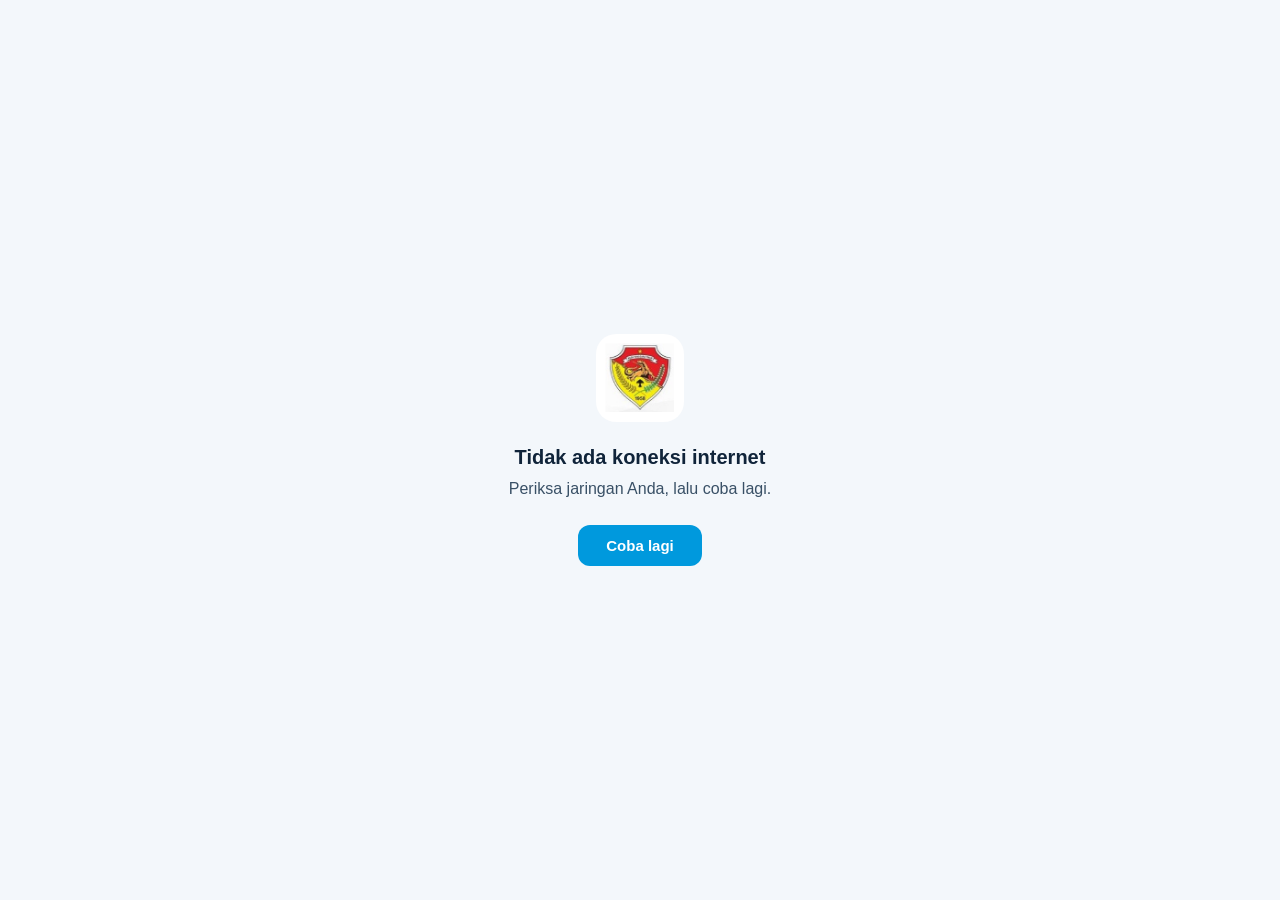
<file: offline.html>
<!DOCTYPE html>
<html lang="id">
<head>
  <meta charset="UTF-8">
  <meta name="viewport" content="width=device-width, initial-scale=1.0, viewport-fit=cover">
  <meta name="theme-color" content="#0099DD">
  <title>PRO NTT — Offline</title>
  <style>
    html,body{height:100%;margin:0}
    body{display:flex;align-items:center;justify-content:center;background:#f3f7fb;color:#10243a;
      font-family:-apple-system,BlinkMacSystemFont,'Segoe UI',Roboto,sans-serif;text-align:center;padding:24px;box-sizing:border-box}
    img{width:88px;height:88px;border-radius:20px;margin-bottom:20px}
    h1{font-size:20px;margin:0 0 8px}
    p{color:#395066;margin:0 0 24px;line-height:1.5}
    button{background:#0099DD;color:#fff;border:0;border-radius:12px;padding:12px 28px;font-size:15px;font-weight:600}
  </style>
</head>
<body>
  <div>
    <img src="img/icons/icon-192.png" alt="">
    <h1>Tidak ada koneksi internet</h1>
    <p>Periksa jaringan Anda, lalu coba lagi.</p>
    <button onclick="location.reload()">Coba lagi</button>
  </div>
</body>
</html>
</file>
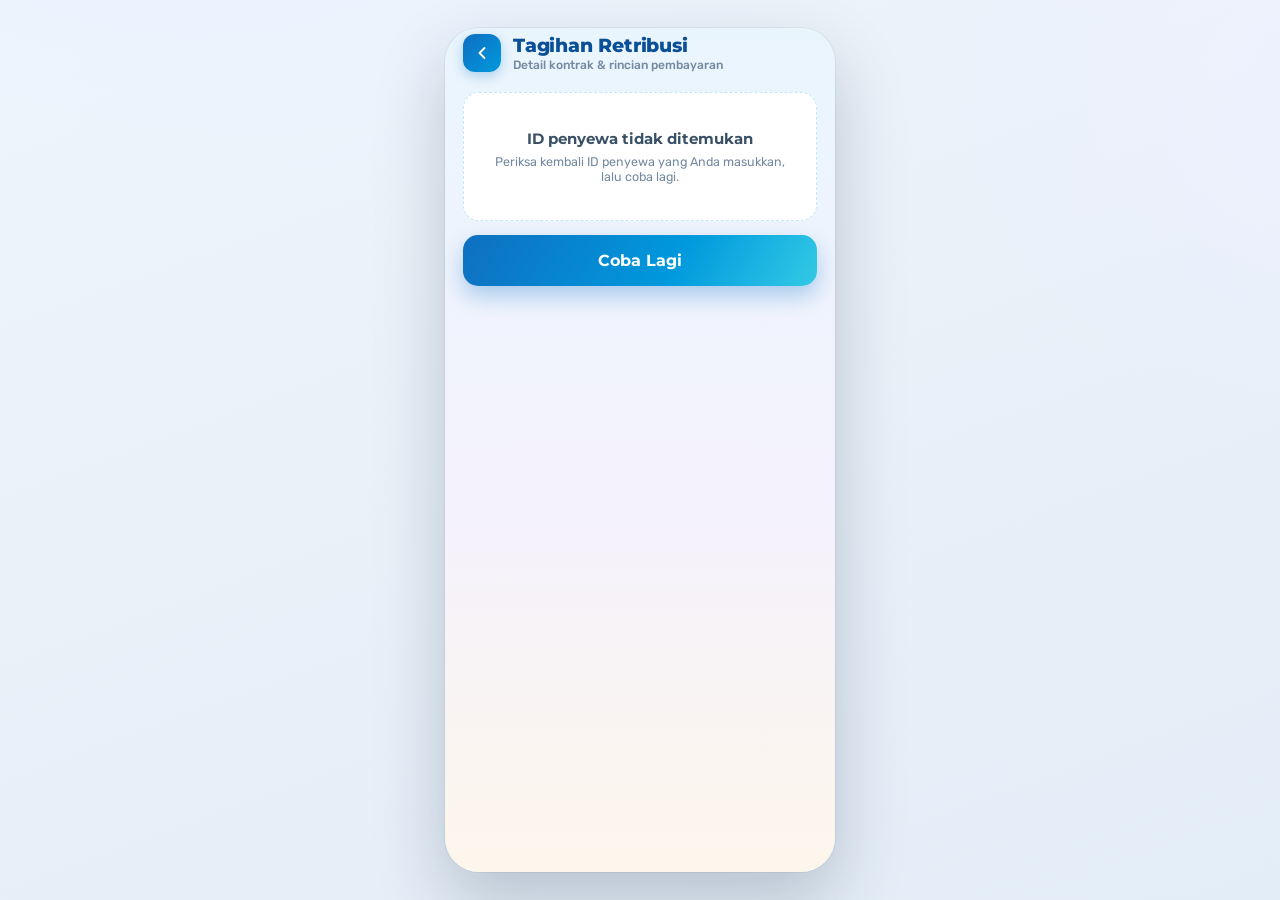
<file: pages/cek-hasil.html>
<!DOCTYPE html>
<html lang="id">
<head>
  <meta charset="UTF-8">
  <meta name="viewport" content="width=device-width, initial-scale=1.0, viewport-fit=cover">
  <link rel="manifest" href="../manifest.webmanifest">
  <meta name="theme-color" content="#0099DD">
  <meta name="mobile-web-app-capable" content="yes">
  <meta name="apple-mobile-web-app-capable" content="yes">
  <meta name="apple-mobile-web-app-status-bar-style" content="default">
  <meta name="apple-mobile-web-app-title" content="PRO NTT">
  <link rel="icon" type="image/png" sizes="32x32" href="../img/icons/favicon-32.png">
  <link rel="apple-touch-icon" href="../img/icons/apple-touch-icon.png">
  <title>Tagihan Retribusi — PRO NTT</title>
  <link rel="preconnect" href="https://fonts.googleapis.com">
  <link rel="preconnect" href="https://fonts.gstatic.com" crossorigin>
  <link href="https://fonts.googleapis.com/css2?family=Rubik:wght@300;400;500;700&family=Montserrat:wght@300;400;500;600;700;800;900&display=swap" rel="stylesheet">
  <link rel="stylesheet" href="../css/style.css?v=202611211516">
</head>
<body>
  <section class="screen active" id="cekhasil">
    <div class="scroll">
      <div class="appbar">
        <button class="back" onclick="backCek()"><svg viewBox="0 0 24 24" fill="none" stroke="currentColor" stroke-width="2.2" stroke-linecap="round" stroke-linejoin="round"><path d="M15 18l-6-6 6-6"/></svg></button>
        <div><h1>Tagihan Retribusi</h1><div class="sub">Detail kontrak &amp; rincian pembayaran</div></div>
      </div>
      <div class="section" style="padding-top:4px">
        <div id="cek-notfound" hidden>
          <div class="empty">
            <div class="t">ID penyewa tidak ditemukan</div>
            <div class="d">Periksa kembali ID penyewa yang Anda masukkan, lalu coba lagi.</div>
          </div>
          <button class="btn btn-blue" style="margin-top:14px" onclick="backCek()">Coba Lagi</button>
        </div>
        <div id="cek-found" hidden>
          <div class="statusrow" id="ck-statusrow"></div>
          <div class="vehcard">
            <div class="top">
              <span class="plate-badge" id="ck-sk">SK/000/PRO-NTT/2026</span>
              <div class="vname" id="ck-nama">Objek retribusi</div>
              <div class="vsub" id="ck-sub">Detail kontrak</div>
            </div>
            <div class="rows">
              <div class="rowline"><span class="k">No. Kerjasama</span><span class="v" id="ck-kerjasama">—</span></div>
              <div class="rowline"><span class="k">Kode Layanan</span><span class="v" id="ck-kode">—</span></div>
              <div class="rowline"><span class="k">ID Penyewa</span><span class="v" id="ck-idsewa">—</span></div>
              <div class="rowline"><span class="k">Nama Penyewa</span><span class="v" id="ck-pemohon">—</span></div>
              <div class="rowline"><span class="k">Instansi / OPD</span><span class="v" id="ck-instansi">—</span></div>
              <div class="rowline"><span class="k">Keperluan</span><span class="v" id="ck-keperluan">—</span></div>
              <div class="rowline"><span class="k">Masa Sewa</span><span class="v" id="ck-masa">—</span></div>
              <div class="rowline"><span class="k">Tanggal SK</span><span class="v" id="ck-tglsk">—</span></div>
            </div>
          </div>
          <div class="section-title">Rincian Tagihan</div>
          <div class="section-sub" style="margin-bottom:10px">Nilai retribusi sesuai SK / Perjanjian Kerjasama</div>
          <div class="vehcard">
            <div class="rows">
              <div class="rowline"><span class="k">Pokok retribusi</span><span class="v" id="ck-pokok">Rp 0</span></div>
              <div class="rowline" id="ck-dendarow"><span class="k">Denda keterlambatan</span><span class="v" id="ck-denda">Rp 0</span></div>
              <div class="rowline muted"><span class="k">Biaya admin</span><span class="v">Rp 0</span></div>
            </div>
            <div class="totalbar"><span class="k">Total Bayar</span><span class="v" id="ck-total">Rp 0</span></div>
          </div>
          <div class="hint">
            <svg viewBox="0 0 24 24" fill="none" stroke="currentColor" stroke-width="2"><circle cx="12" cy="12" r="10"/><path d="M12 16v-4M12 8h.01" stroke-linecap="round"/></svg>
            Tarif berdasarkan Perda Retribusi No. 1 Tahun 2026.
          </div>
        </div>
      </div>
      <div class="pad"></div>
    </div>
    <div class="footer-cta" id="ck-footer" hidden>
      <button class="btn btn-blue" id="ck-bayar" onclick="bayarCek()">Bayar Sekarang</button>
    </div>
  </section>

  <script src="../js/data-lokal.js?v=202611211516"></script>
  <script src="../js/store.js?v=202611211516"></script>
  <script src="../js/data.js?v=202611211516"></script>
  <script src="../js/shell.js?v=202611211516"></script>
  <script src="../js/retribusi.js?v=202611211516"></script>
<script>if('serviceWorker' in navigator){window.addEventListener('load',function(){navigator.serviceWorker.register('../sw.js');});}</script>
</body>
</html>
</file>
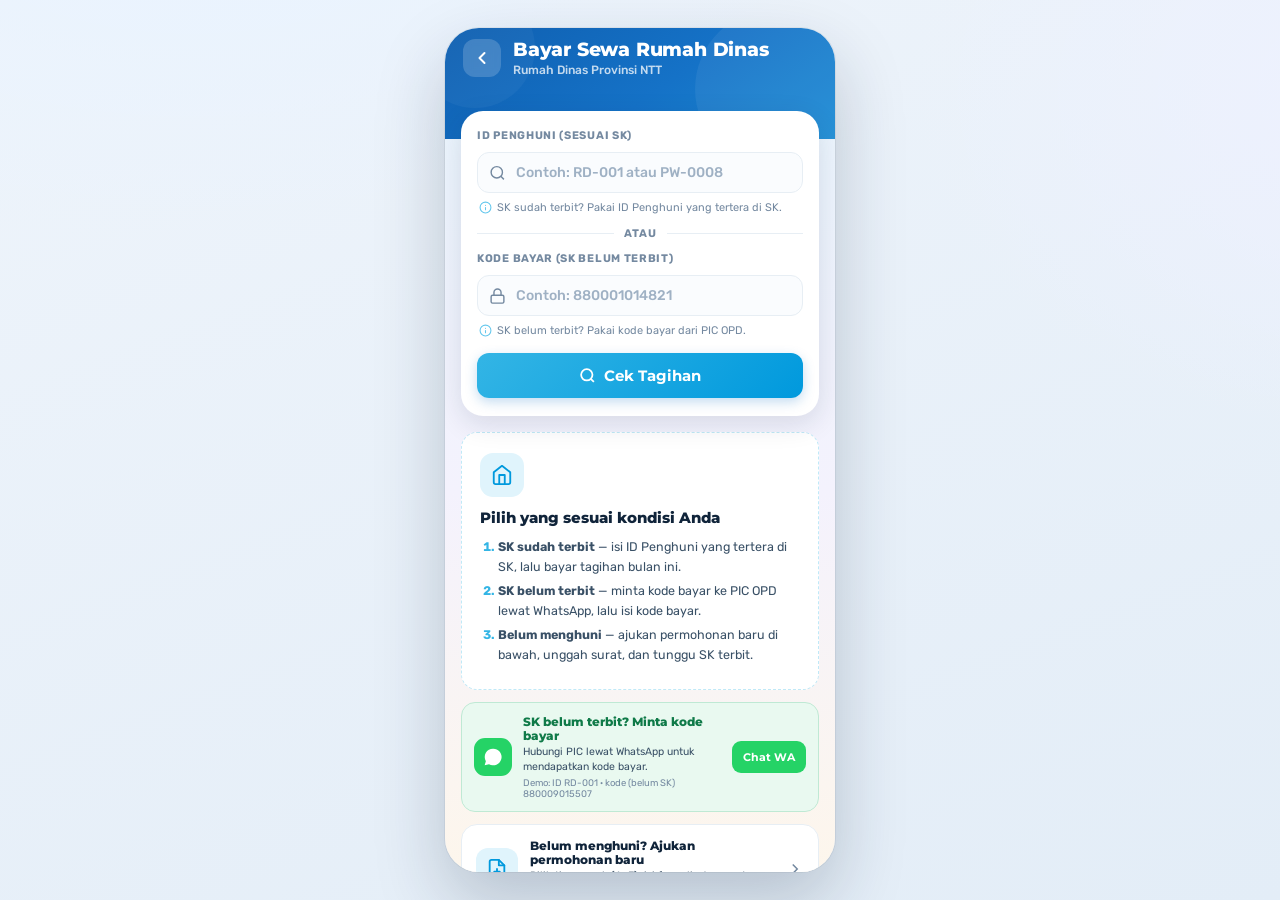
<file: pages/cek-retribusi.html>
<!DOCTYPE html>
<html lang="id">
<head>
  <meta charset="UTF-8">
  <meta name="viewport" content="width=device-width, initial-scale=1.0, viewport-fit=cover">
  <link rel="manifest" href="../manifest.webmanifest">
  <meta name="theme-color" content="#0099DD">
  <meta name="mobile-web-app-capable" content="yes">
  <meta name="apple-mobile-web-app-capable" content="yes">
  <meta name="apple-mobile-web-app-status-bar-style" content="default">
  <meta name="apple-mobile-web-app-title" content="PRO NTT">
  <link rel="icon" type="image/png" sizes="32x32" href="../img/icons/favicon-32.png">
  <link rel="apple-touch-icon" href="../img/icons/apple-touch-icon.png">
  <title>Bayar Sewa Rumah Dinas — PRO NTT</title>
  <link rel="preconnect" href="https://fonts.googleapis.com">
  <link rel="preconnect" href="https://fonts.gstatic.com" crossorigin>
  <link href="https://fonts.googleapis.com/css2?family=Rubik:wght@300;400;500;600;700&family=Montserrat:wght@400;500;600;700;800;900&display=swap" rel="stylesheet">
  <link rel="stylesheet" href="../css/style.css?v=202611211516">
  <style>
    /* ---- hero header ---- */
    .ck-hero{
      background: linear-gradient(145deg,#0f5fb0 0%,#1572c7 55%,#1b8bd4 100%);
      padding: 0 18px 44px;
      position: relative;
      overflow: hidden;
    }
    .ck-hero::after{
      content:'';
      position:absolute; bottom:-30px; right:-20px;
      width:160px; height:160px;
      border-radius:50%;
      background: rgba(255,255,255,.06);
      pointer-events:none;
    }
    .ck-hero::before{
      content:'';
      position:absolute; top:-40px; left:-30px;
      width:120px; height:120px;
      border-radius:50%;
      background: rgba(255,255,255,.04);
      pointer-events:none;
    }
    .ck-appbar{
      display:flex; align-items:center; gap:12px;
      padding: 10px 0 18px;
      position:relative; z-index:2;
    }
    .ck-appbar .back{
      width:38px; height:38px; border-radius:12px;
      border:none; background:rgba(255,255,255,.18); color:#fff;
      display:grid; place-items:center; cursor:pointer; flex:0 0 38px;
      backdrop-filter:blur(4px);
    }
    .ck-appbar .back svg{width:20px;height:20px}
    .ck-appbar h1{
      font-family:var(--ff-display); font-size:19px; font-weight:800;
      color:#fff; letter-spacing:-.2px;
    }
    .ck-appbar .sub{font-size:12px; color:rgba(255,255,255,.75); font-weight:500; margin-top:2px}

    /* ---- search card floating ---- */
    .rd-rw-row{display:flex;justify-content:space-between;align-items:center;gap:12px;padding:11px 0;border-top:1px solid var(--line)}
    .rd-rw-row:first-child{border-top:none;padding-top:2px}
    .rd-rw-p{font-weight:700;font-size:14px}
    .rd-rw-d{font-size:12px;color:var(--muted);margin-top:2px}
    .rd-rw-r{text-align:right;display:flex;flex-direction:column;align-items:flex-end;gap:4px}
    .rd-rw-a{font-weight:700;font-size:14px}
    .rd-rw-empty{font-size:13px;color:var(--muted);padding:2px 0 4px}
    .ck-or{display:flex;align-items:center;gap:10px;margin:2px 0 12px;color:var(--muted);font-size:11px;font-weight:700;letter-spacing:1px;text-transform:uppercase}
    .ck-or::before,.ck-or::after{content:'';flex:1;height:1px;background:var(--line)}
    .ck-new{display:flex;align-items:center;gap:12px;margin:12px 16px 0;padding:14px;background:#fff;border:1px solid var(--line);border-radius:16px;text-decoration:none;color:inherit}
    .ck-new-icon{width:42px;height:42px;flex:0 0 42px;border-radius:12px;background:var(--blue-50);color:var(--blue-600);display:grid;place-items:center}
    .ck-new-icon svg{width:22px;height:22px}
    .ck-new .ck-wa-t{color:inherit}
    .ck-new-ch{width:18px;height:18px;flex:0 0 18px;color:var(--muted)}
    .ck-guide{
      margin:16px 16px 0; padding:20px 18px;
      background:#fff; border:1px dashed var(--blue-100); border-radius:var(--r-md);
    }
    .ck-guide-icon{
      width:44px; height:44px; border-radius:13px; background:var(--blue-50); color:var(--blue-600);
      display:grid; place-items:center; margin-bottom:12px;
    }
    .ck-guide-icon svg{width:22px;height:22px}
    .ck-guide h3{font-family:var(--ff-display); font-size:14.5px; font-weight:800; margin-bottom:10px}
    .ck-guide ol{padding-left:18px; margin:0}
    .ck-guide li{font-size:12.5px; color:var(--ink-2); line-height:1.6; margin-bottom:4px}
    .ck-guide li::marker{color:var(--blue-500); font-weight:700}

    .rd-grid .rd-row{margin-bottom:0}

    .ck-search-card{
      margin: -28px 16px 0;
      background:#fff;
      border-radius: var(--r-lg);
      box-shadow: 0 8px 28px rgba(16,36,58,.12);
      padding: 18px 16px;
      position: relative; z-index:10;
    }
    .ck-search-label{
      font-size:11px; font-weight:700; color:var(--muted);
      text-transform:uppercase; letter-spacing:.7px; margin-bottom:10px;
    }
    .ck-search-row{display:flex; gap:8px; align-items:center}
    .ck-input-wrap{
      flex:1; position:relative;
    }
    .ck-input-wrap svg{
      position:absolute; left:12px; top:50%; transform:translateY(-50%);
      width:17px; height:17px; color:var(--muted); pointer-events:none;
    }
    .ck-inp{
      width:100%; padding: 11px 12px 11px 38px;
      border:1.5px solid var(--line);
      border-radius:12px;
      font-family:var(--ff-body); font-size:14px; font-weight:500;
      color:var(--ink); background:#fafcfe;
      outline:none; transition: border-color .2s, box-shadow .2s;
    }
    .ck-inp:focus{
      border-color:var(--blue-500);
      box-shadow: 0 0 0 3px rgba(51,181,229,.14);
      background:#fff;
    }
    .ck-inp::placeholder{color:var(--faint)}
    .ck-search-btn{
      width:44px; height:44px; border-radius:12px;
      background: linear-gradient(135deg,var(--blue-500),var(--blue-600));
      border:none; cursor:pointer; display:grid; place-items:center;
      flex:0 0 44px; color:#fff;
      box-shadow: 0 4px 12px rgba(21,114,199,.3);
      transition: transform .12s, box-shadow .2s;
    }
    .ck-search-btn:active{transform:scale(.95)}
    .ck-cek-btn{width:100%;margin-top:16px;display:flex;align-items:center;justify-content:center;gap:8px;
      padding:13px;border:none;border-radius:12px;cursor:pointer;color:#fff;
      font-family:var(--ff-display);font-weight:700;font-size:15px;
      background:linear-gradient(135deg,var(--blue-500),var(--blue-600));box-shadow:0 4px 12px rgba(21,114,199,.25)}
    .ck-cek-btn:active{transform:scale(.98)}
    .ck-cek-btn svg{width:17px;height:17px}
    .ck-search-btn svg{width:18px;height:18px}
    .ck-hint{
      display:flex; align-items:center; gap:5px;
      font-size:11px; color:var(--muted); margin-top:8px; padding-left:2px;
    }
    .ck-hint svg{width:13px;height:13px;flex:0 0 13px; color:var(--blue-400)}
    .ck-field + .ck-field{margin-top:13px}

    /* ---- minta kode bayar via WA ---- */
    .ck-wa{
      display:flex; align-items:center; gap:11px;
      margin:12px 16px 0; padding:12px;
      background:#e9f9f0; border:1px solid #bfe9d4; border-radius:14px;
    }
    .ck-wa-icon{
      width:38px; height:38px; border-radius:11px; background:#25d366; color:#fff;
      display:grid; place-items:center; flex:0 0 38px;
    }
    .ck-wa-icon svg{width:20px;height:20px}
    .ck-wa-txt{flex:1; min-width:0}
    .ck-wa-t{font-family:var(--ff-display); font-weight:800; font-size:11.5px; color:#0f7a48}
    .ck-wa-d{font-size:10.5px; color:var(--ink-2); margin-top:2px; line-height:1.4}
    .ck-wa-demo{font-size:9.5px; color:var(--muted); margin-top:3px}
    .ck-wa-btn{
      flex:0 0 auto; background:#25d366; color:#fff; border-radius:9px;
      padding:9px 11px; font-family:var(--ff-display); font-weight:700; font-size:11px;
      text-decoration:none; white-space:nowrap;
    }
    .ck-wa-btn:active{transform:scale(.96)}

    /* ---- loading ---- */
    .ck-loading{
      display:none; text-align:center; padding:24px 20px;
    }
    .ck-spinner{
      width:32px; height:32px; border:3px solid var(--line);
      border-top-color:var(--blue-500); border-radius:50%;
      animation: spin .7s linear infinite; margin:0 auto 10px;
    }
    @keyframes spin{to{transform:rotate(360deg)}}
    .ck-loading p{font-size:13px; color:var(--muted)}

    /* ---- not found ---- */
    .ck-notfound{
      display:none;
      margin:20px 16px 0;
      background:#fff;
      border-radius:var(--r-md);
      box-shadow:var(--shadow-sm);
      padding:28px 20px;
      text-align:center;
    }
    .ck-notfound-icon{
      width:56px;height:56px; border-radius:16px;
      background:var(--red-50); display:grid; place-items:center;
      margin:0 auto 14px; color:var(--red);
    }
    .ck-notfound-icon svg{width:28px;height:28px}
    .ck-notfound h3{font-family:var(--ff-display);font-size:15px;font-weight:700;margin-bottom:6px}
    .ck-notfound p{font-size:12.5px;color:var(--muted);line-height:1.6}

    /* ---- result ---- */
    #rd-result{display:none; padding: 20px 16px 0;}

    /* profile card */
    .rd-profile{
      background: linear-gradient(135deg,#0f5fb0,#1572c7);
      border-radius: var(--r-lg);
      padding: 20px 18px;
      display:flex; align-items:flex-start; gap:14px;
      box-shadow: 0 8px 24px rgba(21,114,199,.28);
      margin-bottom:12px;
    }
    .rd-avatar{
      width:52px; height:52px; border-radius:14px;
      background:rgba(255,255,255,.18); display:grid; place-items:center;
      flex:0 0 52px; color:#fff;
    }
    .rd-avatar svg{width:28px;height:28px}
    .rd-profile-info{flex:1; min-width:0}
    .rd-profile-label{font-size:10.5px; font-weight:700; color:rgba(255,255,255,.65); letter-spacing:.5px; margin-bottom:4px; text-transform:uppercase}
    .rd-profile-name{font-family:var(--ff-display);font-size:15px;font-weight:800;color:#fff;line-height:1.25; margin-bottom:5px}
    .rd-profile-jabatan{font-size:12px; color:rgba(255,255,255,.8); line-height:1.4}
    .rd-id-pill{
      display:inline-block; margin-top:8px;
      background:rgba(255,255,255,.18); border:1px solid rgba(255,255,255,.25);
      color:rgba(255,255,255,.95); font-size:11px; font-weight:700;
      padding:3px 10px; border-radius:999px; letter-spacing:.5px;
    }

    /* detail grid */
    .rd-detail-card{
      background:#fff; border-radius:var(--r-md);
      box-shadow:var(--shadow-sm);
      padding:16px; margin-bottom:12px;
    }
    .rd-detail-title{
      font-family:var(--ff-display); font-size:12px; font-weight:700;
      color:var(--blue-600); text-transform:uppercase; letter-spacing:.5px;
      margin-bottom:14px; display:flex; align-items:center; gap:6px;
    }
    .rd-detail-title svg{width:14px;height:14px}
    .rd-row{margin-bottom:12px}
    .rd-row:last-child{margin-bottom:0}
    .rd-label{font-size:10.5px; font-weight:700; color:var(--muted); text-transform:uppercase; letter-spacing:.4px; margin-bottom:3px}
    .rd-value{font-size:13.5px; color:var(--ink); font-weight:600; line-height:1.3}
    .rd-grid{display:grid; grid-template-columns:1fr 1fr; gap:12px}
    .rd-divider{height:1px; background:var(--line); margin:12px 0}

    /* status badge */
    .rd-badge{
      display:inline-flex; align-items:center; gap:5px;
      padding:4px 10px; border-radius:8px;
      font-size:11.5px; font-weight:700;
    }
    .rd-badge.belum{background:#fff7ed; color:#c05e00}
    .rd-badge.belum::before{content:'●'; font-size:7px; color:#f97316}
    .rd-badge.lunas{background:#dcfce7; color:#15803d}
    .rd-badge.lunas::before{content:'✓'; font-size:9px}

    /* biaya card */
    .rd-biaya-card{
      background:#fff; border-radius:var(--r-md);
      box-shadow:var(--shadow-sm);
      padding:16px; margin-bottom:12px;
      display:flex; align-items:center; justify-content:space-between;
    }
    .rd-biaya-label{font-size:11px; font-weight:700; color:var(--muted); text-transform:uppercase; letter-spacing:.4px; margin-bottom:6px}
    .rd-biaya-amount{font-family:var(--ff-display); font-size:26px; font-weight:900; color:var(--blue-700); line-height:1}
    .rd-biaya-unit{font-size:11.5px; font-weight:500; color:var(--muted); margin-top:4px}
    .rd-biaya-icon{
      width:50px; height:50px; border-radius:14px;
      background:var(--blue-50); display:grid; place-items:center;
      color:var(--blue-600);
    }
    .rd-biaya-icon svg{width:24px;height:24px}

    /* periode bayar */
    .pb-head{display:flex;align-items:center;justify-content:space-between;margin-bottom:10px}
    .pb-year{display:flex;align-items:center;gap:6px}
    .pb-year b{font-size:14px;min-width:42px;text-align:center}
    .pb-nav{width:28px;height:28px;border:none;border-radius:8px;background:var(--blue-50);color:var(--blue-600);font-size:16px;font-weight:700;cursor:pointer}
    .pb-nav:disabled{opacity:.35;cursor:default}
    .pb-grid{display:grid;grid-template-columns:repeat(4,1fr);gap:8px}
    .pb-m{border:1.5px solid var(--line);background:#fff;border-radius:10px;padding:9px 0 7px;font-size:12.5px;font-weight:700;color:var(--ink);cursor:pointer;line-height:1.15}
    .pb-m small{display:block;font-size:9.5px;font-weight:600;color:var(--muted);margin-top:2px}
    .pb-m.sel{border-color:var(--blue-600);background:var(--blue-50);color:var(--blue-700)}
    .pb-m.sel small{color:var(--blue-600)}
    .pb-m.paid{background:#f0fdf4;border-color:#bbf7d0;color:#15803d;cursor:default}
    .pb-m.paid small{color:#15803d}
    .pb-note{font-size:11.5px;color:var(--muted);margin-top:10px;line-height:1.4}

    /* footer */
    .footer-cta{
      padding:12px 16px 16px;
      background:#fff;
      border-top:1px solid var(--line);
      position:sticky; bottom:0;
    }
    .ck-pay-btn{
      width:100%; padding:15px;
      background: linear-gradient(135deg,#1b8bd4,var(--blue-600),#0f5fb0);
      color:#fff; border:none; border-radius:14px;
      font-family:var(--ff-display); font-size:16px; font-weight:800;
      cursor:pointer; letter-spacing:.1px;
      box-shadow: 0 10px 24px rgba(21,114,199,.35);
      transition: transform .12s, box-shadow .2s, opacity .2s;
      display:flex; align-items:center; justify-content:center; gap:8px;
    }
    .ck-pay-btn:active{transform:scale(.98)}
    .ck-pay-btn:disabled{
      background:var(--line); color:var(--muted);
      box-shadow:none; cursor:not-allowed; transform:none;
    }
    .ck-pay-btn svg{width:18px;height:18px}
  </style>
</head>
<body>
  <section class="screen active" id="cekretribusi">
    <div class="scroll">

    <div class="ck-hero">
      <div class="ck-appbar">
        <button class="back" onclick="location.href='itemlist?cat=gedung'">
          <svg viewBox="0 0 24 24" fill="none" stroke="currentColor" stroke-width="2.4" stroke-linecap="round" stroke-linejoin="round"><path d="M15 18l-6-6 6-6"/></svg>
        </button>
        <div>
          <h1>Bayar Sewa Rumah Dinas</h1>
          <div class="sub">Rumah Dinas Provinsi NTT</div>
        </div>
      </div>
    </div>

      <div class="ck-search-card">
        <div class="ck-field">
          <div class="ck-search-label">ID Penghuni (sesuai SK)</div>
          <div class="ck-input-wrap">
            <svg viewBox="0 0 24 24" fill="none" stroke="currentColor" stroke-width="2"><circle cx="11" cy="11" r="8"/><path d="M21 21l-4.35-4.35"/></svg>
            <input class="ck-inp" id="ck-idsewa"
              placeholder="Contoh: RD-001 atau PW-0008"
              autocomplete="off"
              oninput="onSearchInput()"
              onkeydown="if(event.key==='Enter')cekRetribusi()">
          </div>
          <div class="ck-hint">
            <svg viewBox="0 0 24 24" fill="none" stroke="currentColor" stroke-width="2"><circle cx="12" cy="12" r="10"/><path d="M12 16v-4M12 8h.01" stroke-linecap="round"/></svg>
            SK sudah terbit? Pakai ID Penghuni yang tertera di SK.
          </div>
        </div>
        <div class="ck-field">
          <div class="ck-or"><span>atau</span></div>
          <div class="ck-search-label">Kode Bayar (SK belum terbit)</div>
          <div class="ck-search-row">
            <div class="ck-input-wrap">
              <svg viewBox="0 0 24 24" fill="none" stroke="currentColor" stroke-width="2"><rect x="3" y="11" width="18" height="11" rx="2"/><path d="M7 11V7a5 5 0 0110 0v4"/></svg>
              <input class="ck-inp" id="ck-kode"
                placeholder="Contoh: 880001014821"
                inputmode="numeric" maxlength="16" autocomplete="off"
                oninput="onSearchInput()"
                onkeydown="if(event.key==='Enter')cekRetribusi()">
            </div>
          </div>
          <div class="ck-hint">
            <svg viewBox="0 0 24 24" fill="none" stroke="currentColor" stroke-width="2"><circle cx="12" cy="12" r="10"/><path d="M12 16v-4M12 8h.01" stroke-linecap="round"/></svg>
            SK belum terbit? Pakai kode bayar dari PIC OPD.
          </div>
        </div>
        <button class="ck-cek-btn" onclick="cekRetribusi()">
          <svg viewBox="0 0 24 24" fill="none" stroke="currentColor" stroke-width="2.5"><circle cx="11" cy="11" r="8"/><path d="M21 21l-4.35-4.35"/></svg>
          Cek Tagihan
        </button>
      </div>

      <div class="ck-guide" id="rd-guide">
        <div class="ck-guide-icon">
          <svg viewBox="0 0 24 24" fill="none" stroke="currentColor" stroke-width="2" stroke-linecap="round" stroke-linejoin="round"><path d="M3 9l9-7 9 7v11a2 2 0 01-2 2H5a2 2 0 01-2-2z"/><polyline points="9 22 9 12 15 12 15 22"/></svg>
        </div>
        <h3>Pilih yang sesuai kondisi Anda</h3>
        <ol>
          <li><b>SK sudah terbit</b> — isi ID Penghuni yang tertera di SK, lalu bayar tagihan bulan ini.</li>
          <li><b>SK belum terbit</b> — minta kode bayar ke PIC OPD lewat WhatsApp, lalu isi kode bayar.</li>
          <li><b>Belum menghuni</b> — ajukan permohonan baru di bawah, unggah surat, dan tunggu SK terbit.</li>
        </ol>
      </div>

      <div class="ck-wa">
        <div class="ck-wa-icon">
          <svg viewBox="0 0 24 24" fill="currentColor"><path d="M17.5 14.4c-.3-.2-1.7-.8-2-.9-.3-.1-.5-.2-.7.2-.2.3-.7.9-.9 1.1-.2.2-.3.2-.6.1-1.7-.8-2.8-1.5-3.9-3.4-.3-.5.3-.5.8-1.5.1-.2 0-.4 0-.5s-.7-1.6-.9-2.2c-.2-.6-.5-.5-.7-.5h-.6c-.2 0-.5.1-.8.4-.3.3-1 1-1 2.4s1 2.8 1.2 3c.1.2 2 3.1 4.9 4.3 1.8.8 2.5.8 3.4.7.5-.1 1.7-.7 1.9-1.3.2-.7.2-1.2.2-1.3-.1-.2-.3-.2-.6-.4zM12 2a10 10 0 00-8.6 15L2 22l5.2-1.4A10 10 0 1012 2z"/></svg>
        </div>
        <div class="ck-wa-txt">
          <div class="ck-wa-t">SK belum terbit? Minta kode bayar</div>
          <div class="ck-wa-d">Hubungi PIC lewat WhatsApp untuk mendapatkan kode bayar.</div>
          <div class="ck-wa-demo">Demo: ID RD-001 · kode (belum SK) 880009015507</div>
        </div>
        <a class="ck-wa-btn" id="ck-wa-link" href="https://wa.me/6280000000003" target="_blank" rel="noopener">Chat WA</a>
      </div>

      <a class="ck-new" id="ck-new" href="itemlist?cat=gedung&f=rd">
        <div class="ck-new-icon">
          <svg viewBox="0 0 24 24" fill="none" stroke="currentColor" stroke-width="2" stroke-linecap="round" stroke-linejoin="round"><path d="M14 2H6a2 2 0 00-2 2v16a2 2 0 002 2h12a2 2 0 002-2V8z"/><path d="M14 2v6h6M12 12v6M9 15h6"/></svg>
        </div>
        <div class="ck-wa-txt">
          <div class="ck-wa-t">Belum menghuni? Ajukan permohonan baru</div>
          <div class="ck-wa-d">Pilih tipe rumah (A–E), isi formulir dan surat permohonan, lalu tunggu SK terbit.</div>
        </div>
        <svg class="ck-new-ch" viewBox="0 0 24 24" fill="none" stroke="currentColor" stroke-width="2"><path d="M9 6l6 6-6 6"/></svg>
      </a>

      <!-- Tidak ditemukan -->
      <div class="ck-notfound" id="rd-notfound">
        <div class="ck-notfound-icon">
          <svg viewBox="0 0 24 24" fill="none" stroke="currentColor" stroke-width="2"><circle cx="12" cy="12" r="10"/><path d="M15 9l-6 6M9 9l6 6"/></svg>
        </div>
        <h3 id="rd-nf-title">Data Tidak Ditemukan</h3>
        <p id="rd-nf-msg">ID Penghuni tidak terdaftar pada SK Penghuni Rumah Dinas.<br>Hubungi BPAD Provinsi NTT untuk informasi lebih lanjut.</p>
      </div>

      <!-- RESULT -->
      <div id="rd-result">

        <!-- Profile card -->
        <div class="rd-profile">
          <div class="rd-avatar">
            <svg viewBox="0 0 24 24" fill="none" stroke="currentColor" stroke-width="1.8"><path d="M20 21v-2a4 4 0 00-4-4H8a4 4 0 00-4 4v2"/><circle cx="12" cy="7" r="4"/></svg>
          </div>
          <div class="rd-profile-info">
            <div class="rd-profile-label">Penghuni Rumah Dinas</div>
            <div class="rd-profile-name" id="rd-nama">—</div>
            <div class="rd-profile-jabatan" id="rd-jabatan">—</div>
            <div class="rd-id-pill" id="rd-id-pill">—</div>
          </div>
        </div>

        <!-- Detail card -->
        <div class="rd-detail-card">
          <div class="rd-detail-title">
            <svg viewBox="0 0 24 24" fill="none" stroke="currentColor" stroke-width="2"><path d="M3 9l9-7 9 7v11a2 2 0 01-2 2H5a2 2 0 01-2-2z"/><polyline points="9 22 9 12 15 12 15 22"/></svg>
            <span id="rd-info-title">Informasi Rumah Dinas</span>
          </div>
          <div class="rd-row">
            <div class="rd-label" id="rd-alamat-label">Alamat</div>
            <div class="rd-value" id="rd-alamat">—</div>
          </div>
          <div class="rd-divider"></div>
          <div class="rd-row" id="rd-kode-row">
            <div class="rd-label">Kode Bayar</div>
            <div class="rd-value" style="display:flex;align-items:center;gap:8px">
              <span id="rd-kode">—</span>
              <button onclick="copyKodeBayar()" id="rd-kode-copy" title="Salin kode bayar" style="border:none;background:var(--blue-50);color:var(--blue-600);border-radius:8px;padding:4px 7px;cursor:pointer;display:inline-flex;align-items:center;gap:4px;font-size:11px;font-weight:700">
                <svg width="13" height="13" viewBox="0 0 24 24" fill="none" stroke="currentColor" stroke-width="2" stroke-linecap="round" stroke-linejoin="round"><rect x="9" y="9" width="13" height="13" rx="2"/><path d="M5 15H4a2 2 0 01-2-2V4a2 2 0 012-2h9a2 2 0 012 2v1"/></svg>
                Salin
              </button>
            </div>
          </div>
          <div class="rd-divider" id="rd-kode-divider"></div>
          <div class="rd-grid">
            <div class="rd-row" id="rd-tipe-row">
              <div class="rd-label" id="rd-tipe-label">Tipe / Golongan</div>
              <div class="rd-value" id="rd-tipe">—</div>
            </div>
            <div class="rd-row">
              <div class="rd-label" id="rd-luas-label">Luas Bangunan</div>
              <div class="rd-value" id="rd-luas">—</div>
            </div>
          </div>
          <div class="rd-divider"></div>
          <div class="rd-grid">
            <div class="rd-row" id="rd-masa-row" style="display:none">
              <div class="rd-label">Masa Sewa</div>
              <div class="rd-value" id="rd-masa">—</div>
            </div>
            <div class="rd-row" id="rd-asn-row">
              <div class="rd-label">Status ASN</div>
              <div class="rd-value" id="rd-status-asn">—</div>
            </div>
            <div class="rd-row">
              <div class="rd-label">Status Bayar</div>
              <div class="rd-value" id="rd-status-bayar">—</div>
            </div>
          </div>
        </div>

        <!-- Periode bayar -->
        <div class="rd-detail-card" id="pb-card" style="display:none">
          <div class="pb-head">
            <div class="rd-detail-title" style="margin-bottom:0">
              <svg viewBox="0 0 24 24" fill="none" stroke="currentColor" stroke-width="2" stroke-linecap="round" stroke-linejoin="round"><rect x="3" y="4" width="18" height="18" rx="2"/><path d="M16 2v4M8 2v4M3 10h18"/></svg>
              Periode Bayar
            </div>
            <div class="pb-year">
              <button class="pb-nav" id="pb-prev" onclick="pbYear(-1)" aria-label="Tahun sebelumnya">‹</button>
              <b id="pb-yr">—</b>
              <button class="pb-nav" id="pb-next" onclick="pbYear(1)" aria-label="Tahun berikutnya">›</button>
            </div>
          </div>
          <div class="pb-grid" id="pb-grid"></div>
          <div class="pb-note">Pilih satu atau beberapa bulan yang ingin dibayar. Bulan berwarna hijau sudah lunas.</div>
        </div>

        <!-- Biaya card -->
        <div class="rd-biaya-card">
          <div>
            <div class="rd-biaya-label" id="rd-tagihan-label">Tagihan Bulan Ini</div>
            <div class="rd-biaya-amount" id="rd-biaya">Rp 0</div>
            <div class="rd-biaya-unit" id="rd-periode">—</div>
          </div>
          <div class="rd-biaya-icon">
            <svg viewBox="0 0 24 24" fill="none" stroke="currentColor" stroke-width="2"><rect x="1" y="4" width="22" height="16" rx="2" ry="2"/><line x1="1" y1="10" x2="23" y2="10"/></svg>
          </div>
        </div>

        <!-- Riwayat bayar -->
        <div class="rd-detail-card">
          <div class="rd-detail-title">
            <svg viewBox="0 0 24 24" fill="none" stroke="currentColor" stroke-width="2" stroke-linecap="round" stroke-linejoin="round"><path d="M12 8v4l3 2M3 12a9 9 0 109-9 9 9 0 00-7 3.3M3 4v4h4"/></svg>
            Riwayat Bayar
          </div>
          <div id="rd-riwayat"></div>
        </div>

      </div>

      <div style="height:16px"></div>
    </div><!-- /scroll -->

    <!-- FOOTER -->
    <div class="footer-cta" id="ck-footer" style="display:none">
      <button class="ck-pay-btn" id="ck-bayar-btn" onclick="bayarRumahDinas()">
        <svg viewBox="0 0 24 24" fill="none" stroke="currentColor" stroke-width="2.2"><path d="M12 22s8-4 8-10V5l-8-3-8 3v7c0 6 8 10 8 10z"/></svg>
        Bayar Sekarang
      </button>
    </div>

  </section>

  <script src="../js/data-lokal.js?v=202611211516"></script>
  <script src="../js/store.js?v=202611211516"></script>
  <script src="../js/data.js?v=202611211516"></script>
  <script src="../js/shell.js?v=202611211516"></script>
  <script>
    var _rdData = null;
    var PIC_WA = '6280000000003';

    function ru(n){ return 'Rp ' + Number(n||0).toLocaleString('id-ID'); }

    function updateWaLink(){
      var a = document.getElementById('ck-wa-link');
      if(!a) return;
      var id = (document.getElementById('ck-idsewa').value||'').trim().toUpperCase();
      var msg = 'Halo PIC OPD Rumah Dinas Provinsi NTT, saya ingin meminta kode bayar retribusi sewa rumah dinas.';
      if(id) msg += ' ID Penghuni saya: ' + id + '.';
      a.href = 'https://wa.me/' + PIC_WA + '?text=' + encodeURIComponent(msg);
    }

    function onSearchInput(){
      updateWaLink();
      var id = (document.getElementById('ck-idsewa').value||'').trim();
      var kode = (document.getElementById('ck-kode').value||'').trim();
      if(!id && !kode) hideResult();
    }

    function hideResult(){
      document.getElementById('rd-result').style.display   = 'none';
      document.getElementById('rd-notfound').style.display = 'none';
      document.getElementById('ck-footer').style.display   = 'none';
      document.getElementById('rd-guide').style.display    = 'block';
      document.getElementById('ck-new').style.display      = 'flex';
      _rdData = null;
    }

    function showNotFound(title, msg){
      document.getElementById('rd-guide').style.display = 'none';
      document.getElementById('rd-nf-title').textContent = title;
      document.getElementById('rd-nf-msg').innerHTML = msg;
      document.getElementById('rd-notfound').style.display = 'block';
    }

    function cariTagihanByKode(kode){
      for(var i=0;i<DATA_TAGIHAN_RD.length;i++){
        if(String(DATA_TAGIHAN_RD[i].kodeBayar) === kode) return DATA_TAGIHAN_RD[i];
      }
      return null;
    }

    function cekRetribusi(){
      var id = (document.getElementById('ck-idsewa').value||'').trim().toUpperCase();
      var kode = (document.getElementById('ck-kode').value||'').replace(/\s+/g,'');
      hideResult();
      if(!id && !kode){
        showNotFound('Data Belum Diisi','Masukkan ID Penghuni atau kode bayar untuk mengecek tagihan.');
        return;
      }
      document.getElementById('rd-guide').style.display = 'none';
      // salah satu cukup; kalau dua-duanya diisi, pakai yang ditemukan
      _rdData = (id && cariTagihanRD(id)) || (kode && cariTagihanByKode(kode)) || null;
      if(!_rdData){
        if(id && kode){
          showNotFound('Data Tidak Ditemukan','ID Penghuni dan kode bayar sama-sama tidak dikenali.<br>Periksa kembali, atau minta kode bayar ke PIC OPD.');
        } else if(id){
          showNotFound('ID Tidak Ada di SK','ID Penghuni ini tidak tercantum di SK Penghuni Rumah Dinas.<br>Jika SK Anda belum terbit, kosongkan ID lalu isi kode bayar dari PIC OPD.');
        } else {
          showNotFound('Kode Bayar Tidak Dikenali','Kode bayar tidak ditemukan. Periksa kembali atau minta kode terbaru ke PIC OPD melalui WhatsApp.');
        }
        return;
      }
      showResult(_rdData);
    }

    function showResult(d){
      var belumSk = d.skTerbit === false;
      var isTanah = !!d.isTanah;
      document.getElementById('rd-id-pill').textContent   = belumSk ? 'SK belum terbit · bayar dengan kode' : (d.sk ? d.id + ' · ' + d.sk : d.id);
      document.getElementById('ck-new').style.display     = 'none';
      document.getElementById('rd-kode').textContent      = d.kodeBayar || '—';
      document.getElementById('rd-nama').textContent      = d.nama || '—';
      document.getElementById('rd-jabatan').textContent   = d.jabatan || '—';
      document.getElementById('rd-alamat').textContent    = d.alamat || '—';
      document.getElementById('rd-tipe').textContent      = d.tipe ? 'Tipe ' + d.tipe : '—';
      document.getElementById('rd-luas').textContent      = d.luas || '—';
      document.getElementById('rd-status-asn').textContent = d.statusAsn || '—';

      // tanah-specific labels
      document.getElementById('rd-info-title').textContent = isTanah ? 'Informasi Lahan Daerah' : 'Informasi Rumah Dinas';
      document.getElementById('rd-alamat-label').textContent = isTanah ? 'Lokasi Lahan' : 'Alamat';
      document.getElementById('rd-luas-label').textContent = isTanah ? 'Luas Lahan' : 'Luas Bangunan';
      document.getElementById('rd-tipe-label').textContent = isTanah ? 'Peruntukan' : 'Tipe / Golongan';
      if(isTanah) document.getElementById('rd-tipe').textContent = d.keperluan || '—';
      document.getElementById('rd-tagihan-label').textContent = isTanah ? 'Tagihan Tahun Ini' : 'Total Tagihan';
      document.getElementById('rd-masa-row').style.display = isTanah ? '' : 'none';
      document.getElementById('rd-asn-row').style.display  = isTanah ? 'none' : '';
      if(isTanah) document.getElementById('rd-masa').textContent = d.masa || '—';

      var lunas = sudahBayarRD(d.id);
      document.getElementById('rd-status-bayar').innerHTML =
        '<span class="rd-badge ' + (lunas?'lunas':'belum') + '">' +
        (lunas ? 'Lunas ' + (isTanah ? 'Tahun' : 'Bulan') + ' Ini' : 'Belum Bayar') + '</span>';

      var now = new Date(), cur = periodeIni();
      _pb = { year: now.getFullYear(), sel: {}, paid: periodeLunasRD(d.id), tanah: isTanah };
      if(!_pb.paid[cur]) _pb.sel[cur] = true;
      document.getElementById('pb-card').style.display = isTanah ? 'none' : 'block';

      renderRiwayat(d.id);
      document.getElementById('rd-result').style.display = 'block';
      document.getElementById('ck-footer').style.display = 'block';
      renderPeriode();
    }

    var BLN_PENDEK = ['Jan','Feb','Mar','Apr','Mei','Jun','Jul','Agu','Sep','Okt','Nov','Des'];
    var _pb = null;

    function pbKey(y, m){ return y + '-' + ('0' + (m + 1)).slice(-2); }
    function pbSelected(){ return Object.keys(_pb.sel).sort(); }
    function pbLabel(per){ var p = per.split('-'); return BLN_PENDEK[+p[1]-1] + ' ' + p[0]; }

    function pbYear(step){
      var y = new Date().getFullYear(), ny = _pb.year + step;
      if(ny < y - 1 || ny > y + 1) return;
      _pb.year = ny;
      renderPeriode();
    }
    function pbToggle(per){
      if(_pb.paid[per]) return;
      if(_pb.sel[per]) delete _pb.sel[per]; else _pb.sel[per] = true;
      renderPeriode();
    }

    function renderPeriode(){
      var d = _rdData, y = new Date().getFullYear(), cur = periodeIni();
      if(!_pb.tanah){
        document.getElementById('pb-yr').textContent = _pb.year;
        document.getElementById('pb-prev').disabled = _pb.year <= y - 1;
        document.getElementById('pb-next').disabled = _pb.year >= y + 1;
        var html = '';
        for(var m = 0; m < 12; m++){
          var per = pbKey(_pb.year, m), paid = _pb.paid[per], sel = _pb.sel[per];
          var note = paid ? '✓ Lunas' : sel ? 'Dipilih' : (per === cur ? 'Bulan ini' : '&nbsp;');
          html += '<button class="pb-m' + (paid ? ' paid' : sel ? ' sel' : '') + '" onclick="pbToggle(\'' + per + '\')"'
            + (paid ? ' disabled' : '') + '>' + BLN_PENDEK[m] + '<small>' + note + '</small></button>';
        }
        document.getElementById('pb-grid').innerHTML = html;
      }

      var list = pbSelected(), n = list.length, total = n * d.biaya;
      document.getElementById('rd-biaya').textContent = ru(n ? total : d.biaya);
      document.getElementById('rd-periode').textContent = _pb.tanah
        ? 'Tahun ' + y
        : !n ? 'Belum ada periode dipilih · ' + ru(d.biaya) + ' / bulan'
        : (n <= 3 ? list.map(pbLabel).join(', ') : n + ' bulan (' + pbLabel(list[0]) + ' – ' + pbLabel(list[n-1]) + ')')
          + (n > 1 ? ' · ' + ru(d.biaya) + ' × ' + n : '');

      var btn = document.getElementById('ck-bayar-btn');
      var ok = '<svg viewBox="0 0 24 24" fill="none" stroke="currentColor" stroke-width="2.2"><path d="M22 11.08V12a10 10 0 11-5.93-9.14"/><polyline points="22 4 12 14.01 9 11.01"/></svg> ';
      var shield = '<svg viewBox="0 0 24 24" fill="none" stroke="currentColor" stroke-width="2.2"><path d="M12 22s8-4 8-10V5l-8-3-8 3v7c0 6 8 10 8 10z"/></svg> ';
      btn.disabled = !n;
      if(n) btn.innerHTML = shield + 'Bayar ' + (_pb.tanah ? '' : n + ' Bulan ') + '· ' + ru(total);
      else btn.innerHTML = _pb.tanah ? ok + 'Sudah Lunas Tahun Ini' : 'Pilih periode bayar';
    }

    function renderRiwayat(id){
      var bln = ['Jan','Feb','Mar','Apr','Mei','Jun','Jul','Agu','Sep','Okt','Nov','Des'];
      var rows = pembayaranRD().filter(function(p){ return p.id === id; })
        .sort(function(a, b){ return String(b.periode).localeCompare(String(a.periode)); });
      var el = document.getElementById('rd-riwayat');
      if(!rows.length){
        el.innerHTML = '<div class="rd-rw-empty">Belum ada pembayaran yang tercatat.</div>';
        return;
      }
      el.innerHTML = rows.map(function(p){
        var t = new Date(p.tanggal), per = String(p.periode||'').split('-');
        var periode = per.length === 2 ? bln[+per[1]-1] + ' ' + per[0] : '—';
        var tgl = t.getDate() + ' ' + bln[t.getMonth()] + ' ' + t.getFullYear();
        return '<div class="rd-rw-row"><div><div class="rd-rw-p">' + periode + '</div>'
          + '<div class="rd-rw-d">Dibayar ' + tgl + ' · ' + (p.metode||'—') + '</div></div>'
          + '<div class="rd-rw-r"><div class="rd-rw-a">' + ru(p.nominal) + '</div>'
          + '<span class="rd-badge lunas">Lunas</span></div></div>';
      }).join('');
    }

    function bayarRumahDinas(){
      if(!_rdData || !_pb) return;
      var list = pbSelected();
      if(!list.length) return;
      var d = _rdData, total = ru(list.length * d.biaya);
      var perTxt = _pb.tanah ? 'Tahun ' + new Date().getFullYear() : list.map(pbLabel).join(', ');
      var jenis = (_pb.tanah ? 'Sewa Lahan' : 'Sewa Rumah Dinas') + ' · ' + perTxt;
      openSheet(jenis, total, function(metode){
        simpanBayarRD(d, metode, list);
        goSukses({
          jenis:  jenis,
          total:  total,
          metode: metode,
          sub:    'Retribusi <b>' + d.alamat + '</b> telah dibayar.<br>Periode: ' + perTxt + '.',
          back:   'cek-retribusi' + (d.skTerbit === false ? '' : '?id=' + encodeURIComponent(d.id)),
          backLabel: 'Kembali ke Tagihan'
        });
      });
    }

    function copyKodeBayar(){
      var el = document.getElementById('rd-kode');
      var btn = document.getElementById('rd-kode-copy');
      if(!el || el.textContent === '—') return;
      var t = el.textContent.trim();
      function done(){ if(btn){ btn.innerHTML = '<svg width="13" height="13" viewBox="0 0 24 24" fill="none" stroke="currentColor" stroke-width="2.4" stroke-linecap="round" stroke-linejoin="round"><path d="M20 6L9 17l-5-5"/></svg> Disalin!'; setTimeout(function(){ btn.innerHTML = '<svg width="13" height="13" viewBox="0 0 24 24" fill="none" stroke="currentColor" stroke-width="2" stroke-linecap="round" stroke-linejoin="round"><rect x="9" y="9" width="13" height="13" rx="2"/><path d="M5 15H4a2 2 0 01-2-2V4a2 2 0 012-2h9a2 2 0 012 2v1"/></svg> Salin'; }, 1500); } }
      if(navigator.clipboard && navigator.clipboard.writeText){ navigator.clipboard.writeText(t).then(done, function(){ fallbackCopy(t, done); }); }
      else { fallbackCopy(t, done); }
    }
    function fallbackCopy(t, cb){
      var ta = document.createElement('textarea'); ta.value = t; ta.style.position='fixed'; ta.style.opacity='0';
      document.body.appendChild(ta); ta.select();
      try{ document.execCommand('copy'); }catch(e){}
      document.body.removeChild(ta); if(cb) cb();
    }

    /* permohonan baru: pilih dulu tipe rumah dinas */
    document.getElementById('ck-new').href = 'itemlist?cat=gedung&f=rd';

    /* pre-fill from URL ?id=RD-001&kode=... */
    (function(){
      var p = new URLSearchParams(location.search);
      var id = p.get('id'), kode = p.get('kode');
      if(id) document.getElementById('ck-idsewa').value = id;
      if(kode) document.getElementById('ck-kode').value = kode;
      updateWaLink();
      if(id || kode) cekRetribusi();
    })();
  </script>
<script>if('serviceWorker' in navigator){window.addEventListener('load',function(){navigator.serviceWorker.register('../sw.js');});}</script>
</body>
</html>
</file>
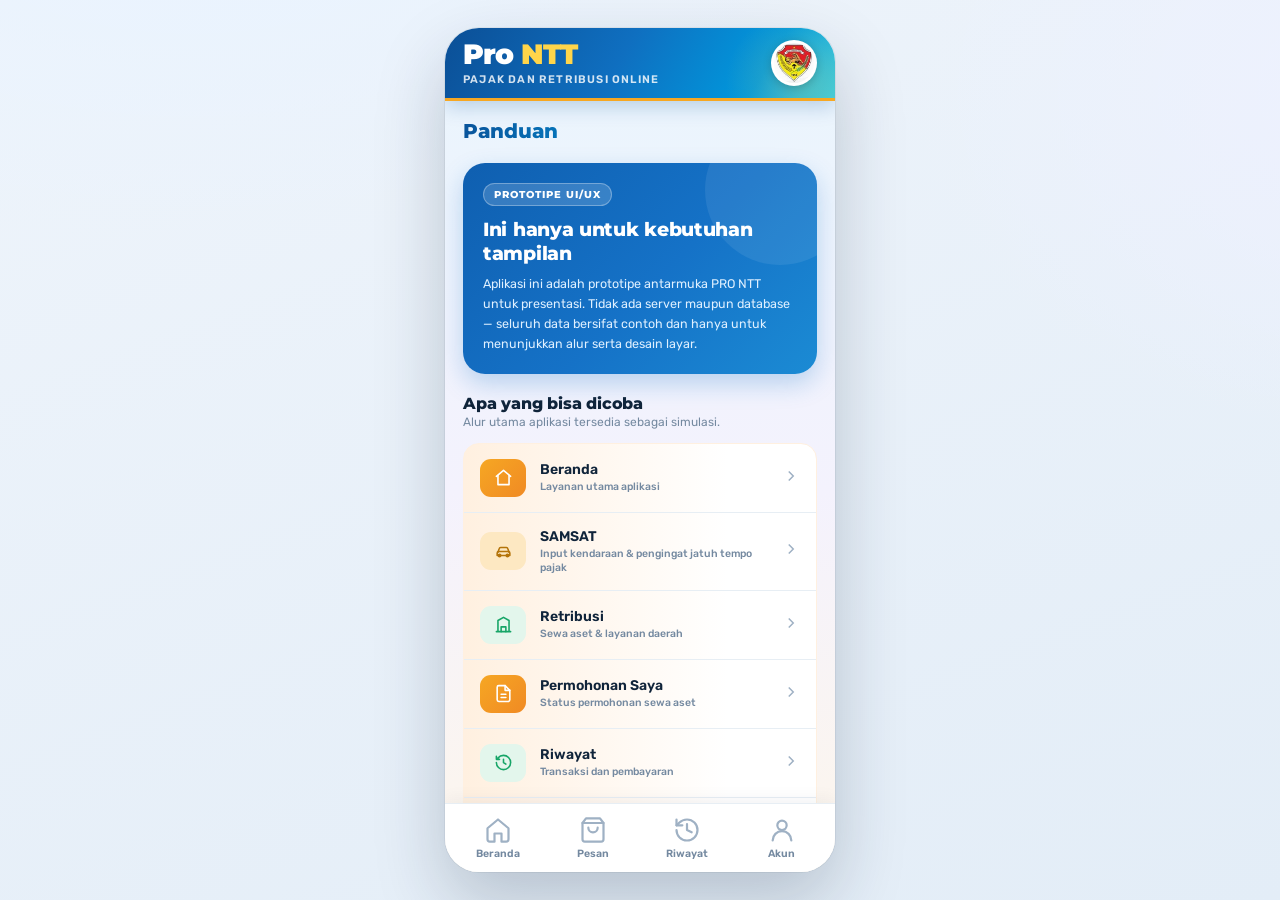
<file: pages/panduan.html>
<!DOCTYPE html>
<html lang="id">
<head>
  <meta charset="UTF-8">
  <meta name="viewport" content="width=device-width, initial-scale=1.0, viewport-fit=cover">
  <link rel="manifest" href="../manifest.webmanifest">
  <meta name="theme-color" content="#0099DD">
  <meta name="mobile-web-app-capable" content="yes">
  <meta name="apple-mobile-web-app-capable" content="yes">
  <meta name="apple-mobile-web-app-status-bar-style" content="default">
  <meta name="apple-mobile-web-app-title" content="PRO NTT">
  <link rel="icon" type="image/png" sizes="32x32" href="../img/icons/favicon-32.png">
  <link rel="apple-touch-icon" href="../img/icons/apple-touch-icon.png">
  <title>Panduan — PRO NTT</title>
  <link rel="preconnect" href="https://fonts.googleapis.com">
  <link rel="preconnect" href="https://fonts.gstatic.com" crossorigin>
  <link href="https://fonts.googleapis.com/css2?family=Rubik:wght@300;400;500;700&family=Montserrat:wght@300;400;500;600;700;800;900&display=swap" rel="stylesheet">
  <link rel="stylesheet" href="../css/style.css?v=202611211516">
</head>
<body>
  <section class="screen active" id="panduan">
    <div class="app-header"><div class="brand"><div class="brand-text"><div class="brand-name">Pro <span>NTT</span></div><div class="brand-tag">Pajak dan Retribusi Online</div></div><img class="brand-emblem" src="../img/lambang-ntt.jpg" alt="Lambang Provinsi NTT"></div></div>
    <div class="scroll">
      <div class="page-title">Panduan</div>
      <div class="section" style="padding-top:8px">

        <div class="guide-hero">
          <span class="guide-badge">PROTOTIPE UI/UX</span>
          <h2>Ini hanya untuk kebutuhan tampilan</h2>
          <p>Aplikasi ini adalah prototipe antarmuka PRO NTT untuk presentasi. Tidak ada server maupun database — seluruh data bersifat contoh dan hanya untuk menunjukkan alur serta desain layar.</p>
        </div>

        <div class="section-title">Apa yang bisa dicoba</div>
        <div class="section-sub">Alur utama aplikasi tersedia sebagai simulasi.</div>
        <div class="menucard">
          <div class="mitem" onclick="location.href='../index.html#dashboard'">
            <div class="ic blue"><svg viewBox="0 0 24 24" fill="none" stroke="currentColor" stroke-width="2" stroke-linecap="round" stroke-linejoin="round"><path d="M3 10.5L12 3l9 7.5"/><path d="M5 9.5V21h14V9.5"/></svg></div>
            <div class="mt">Beranda<small>Layanan utama aplikasi</small></div>
            <div class="ch"><svg viewBox="0 0 24 24" fill="none" stroke="currentColor" stroke-width="2"><path d="M9 6l6 6-6 6"/></svg></div>
          </div>
          <div class="mitem" onclick="location.href='../index.html#samsat'">
            <div class="ic gold"><svg viewBox="0 0 24 24" fill="none" stroke="currentColor" stroke-width="2" stroke-linecap="round" stroke-linejoin="round"><path d="M5 13l1.5-4.5A2 2 0 018.4 7h7.2a2 2 0 011.9 1.5L19 13"/><path d="M4 17h16v-3a2 2 0 00-2-2H6a2 2 0 00-2 2z"/><circle cx="7" cy="17" r="1.5"/><circle cx="17" cy="17" r="1.5"/></svg></div>
            <div class="mt">SAMSAT<small>Input kendaraan &amp; pengingat jatuh tempo pajak</small></div>
            <div class="ch"><svg viewBox="0 0 24 24" fill="none" stroke="currentColor" stroke-width="2"><path d="M9 6l6 6-6 6"/></svg></div>
          </div>
          <div class="mitem" onclick="location.href='retribusi.html'">
            <div class="ic green"><svg viewBox="0 0 24 24" fill="none" stroke="currentColor" stroke-width="2" stroke-linecap="round" stroke-linejoin="round"><path d="M3 21h18M5 21V7l7-4 7 4v14"/><path d="M9 21v-6h6v6"/></svg></div>
            <div class="mt">Retribusi<small>Sewa aset &amp; layanan daerah</small></div>
            <div class="ch"><svg viewBox="0 0 24 24" fill="none" stroke="currentColor" stroke-width="2"><path d="M9 6l6 6-6 6"/></svg></div>
          </div>
          <div class="mitem" onclick="location.href='permohonansaya.html'">
            <div class="ic blue"><svg viewBox="0 0 24 24" fill="none" stroke="currentColor" stroke-width="2" stroke-linecap="round" stroke-linejoin="round"><path d="M14 2H6a2 2 0 00-2 2v16a2 2 0 002 2h12a2 2 0 002-2V8z"/><path d="M14 2v6h6M9 13h6M9 17h6"/></svg></div>
            <div class="mt">Permohonan Saya<small>Status permohonan sewa aset</small></div>
            <div class="ch"><svg viewBox="0 0 24 24" fill="none" stroke="currentColor" stroke-width="2"><path d="M9 6l6 6-6 6"/></svg></div>
          </div>
          <div class="mitem" onclick="location.href='../index.html#riwayat'">
            <div class="ic green"><svg viewBox="0 0 24 24" fill="none" stroke="currentColor" stroke-width="2" stroke-linecap="round" stroke-linejoin="round"><path d="M12 8v4l3 2M3 12a9 9 0 109-9 9 9 0 00-7 3.3M3 4v4h4"/></svg></div>
            <div class="mt">Riwayat<small>Transaksi dan pembayaran</small></div>
            <div class="ch"><svg viewBox="0 0 24 24" fill="none" stroke="currentColor" stroke-width="2"><path d="M9 6l6 6-6 6"/></svg></div>
          </div>
          <div class="mitem" onclick="location.href='../index.html#akun'">
            <div class="ic gold"><svg viewBox="0 0 24 24" fill="none" stroke="currentColor" stroke-width="2" stroke-linecap="round" stroke-linejoin="round"><circle cx="12" cy="8" r="4"/><path d="M4 21c0-4 3.6-6 8-6s8 2 8 6"/></svg></div>
            <div class="mt">Akun<small>Profil, monitoring retribusi &amp; grafik</small></div>
            <div class="ch"><svg viewBox="0 0 24 24" fill="none" stroke="currentColor" stroke-width="2"><path d="M9 6l6 6-6 6"/></svg></div>
          </div>
        </div>

        <div class="section-title">Catatan</div>
        <div class="guide-chips">
          <span class="chip tersedia">Data contoh</span>
          <span class="chip disewa">Tanpa backend</span>
          <span class="chip proses">Fokus UI/UX</span>
        </div>
        <div class="docbox">
          <div class="dt">Penyimpanan lokal</div>
          <div class="dd">Data pembayaran yang Anda lakukan saat mencoba aplikasi hanya tersimpan di perangkat ini (localStorage) dan tidak dikirim ke mana pun.</div>
        </div>

        <button class="btn btn-blue" onclick="location.href='../index.html#dashboard'">Mulai Jelajahi</button>
        <div style="height:10px"></div>
        <button class="btn btn-outline" onclick="window.history.length > 1 ? history.back() : location.href='../index.html#dashboard'">Kembali</button>
      </div>
      <div class="pad"></div>
    </div>
    <nav class="tabbar" data-tabbar></nav>
  </section>

  <script src="../js/shell.js?v=202611211516"></script>
<script>if('serviceWorker' in navigator){window.addEventListener('load',function(){navigator.serviceWorker.register('../sw.js');});}</script>
</body>
</html>
</file>
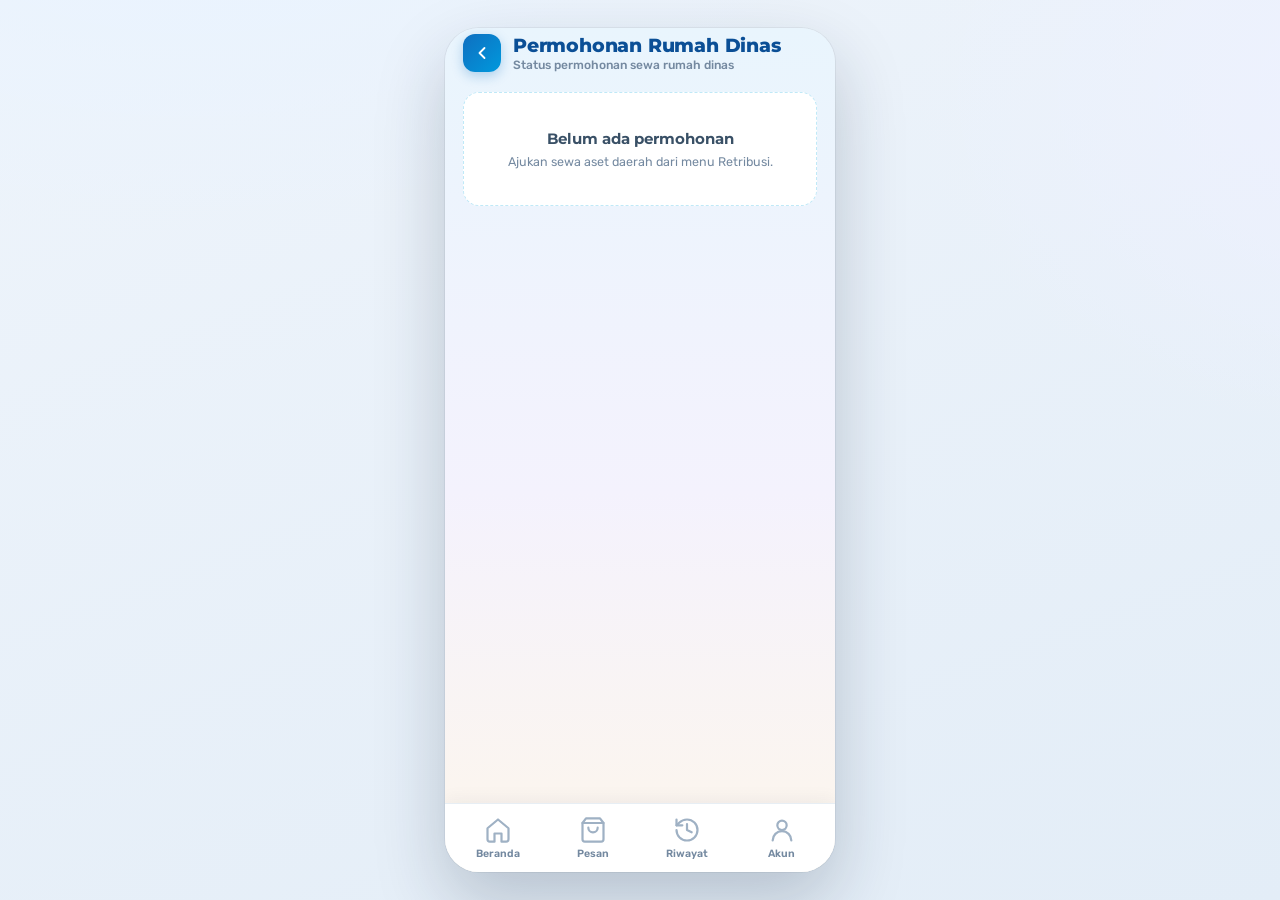
<file: pages/permohonansaya.html>
<!DOCTYPE html>
<html lang="id">
<head>
  <meta charset="UTF-8">
  <meta name="viewport" content="width=device-width, initial-scale=1.0, viewport-fit=cover">
  <link rel="manifest" href="../manifest.webmanifest">
  <meta name="theme-color" content="#0099DD">
  <meta name="mobile-web-app-capable" content="yes">
  <meta name="apple-mobile-web-app-capable" content="yes">
  <meta name="apple-mobile-web-app-status-bar-style" content="default">
  <meta name="apple-mobile-web-app-title" content="PRO NTT">
  <link rel="icon" type="image/png" sizes="32x32" href="../img/icons/favicon-32.png">
  <link rel="apple-touch-icon" href="../img/icons/apple-touch-icon.png">
  <title>Permohonan Rumah Dinas — PRO NTT</title>
  <link rel="preconnect" href="https://fonts.googleapis.com">
  <link rel="preconnect" href="https://fonts.gstatic.com" crossorigin>
  <link href="https://fonts.googleapis.com/css2?family=Rubik:wght@300;400;500;700&family=Montserrat:wght@300;400;500;600;700;800;900&display=swap" rel="stylesheet">
  <link rel="stylesheet" href="../css/style.css?v=202611211516">
</head>
<body>
  <section class="screen active" id="permohonansaya">
    <div class="scroll">
      <div class="appbar">
        <button class="back" onclick="location.href='../index.html#akun'"><svg viewBox="0 0 24 24" fill="none" stroke="currentColor" stroke-width="2.2" stroke-linecap="round" stroke-linejoin="round"><path d="M15 18l-6-6 6-6"/></svg></button>
        <div><h1>Permohonan Rumah Dinas</h1><div class="sub">Status permohonan sewa rumah dinas</div></div>
      </div>
      <div class="section" style="padding-top:4px">
        <div id="apps-list"></div>
      </div>
      <div class="pad"></div>
    </div>
    <nav class="tabbar" data-tabbar></nav>
  </section>

  <script src="../js/data-lokal.js?v=202611211516"></script>
  <script src="../js/store.js?v=202611211516"></script>
  <script src="../js/data.js?v=202611211516"></script>
  <script src="../js/shell.js?v=202611211516"></script>
  <script src="../js/retribusi.js?v=202611211516"></script>
<script>if('serviceWorker' in navigator){window.addEventListener('load',function(){navigator.serviceWorker.register('../sw.js');});}</script>
</body>
</html>
</file>
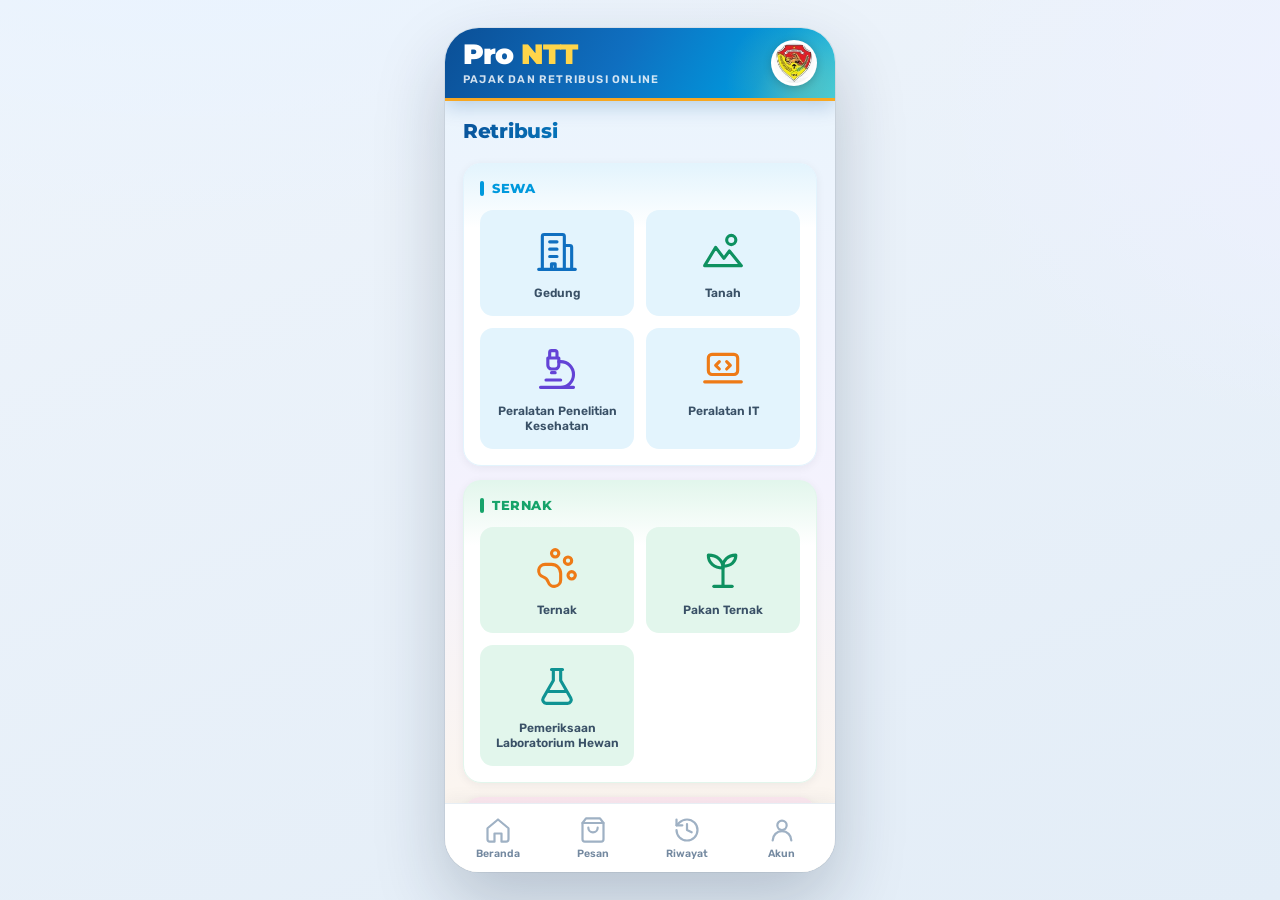
<file: pages/retribusi.html>
<!DOCTYPE html>
<html lang="id">
<head>
  <meta charset="UTF-8">
  <meta name="viewport" content="width=device-width, initial-scale=1.0, viewport-fit=cover">
  <link rel="manifest" href="../manifest.webmanifest">
  <meta name="theme-color" content="#0099DD">
  <meta name="mobile-web-app-capable" content="yes">
  <meta name="apple-mobile-web-app-capable" content="yes">
  <meta name="apple-mobile-web-app-status-bar-style" content="default">
  <meta name="apple-mobile-web-app-title" content="PRO NTT">
  <link rel="icon" type="image/png" sizes="32x32" href="../img/icons/favicon-32.png">
  <link rel="apple-touch-icon" href="../img/icons/apple-touch-icon.png">
  <title>Retribusi — PRO NTT</title>
  <link rel="preconnect" href="https://fonts.googleapis.com">
  <link rel="preconnect" href="https://fonts.gstatic.com" crossorigin>
  <link href="https://fonts.googleapis.com/css2?family=Rubik:wght@300;400;500;700&family=Montserrat:wght@300;400;500;600;700;800;900&display=swap" rel="stylesheet">
  <link rel="stylesheet" href="../css/style.css?v=202611211516">
</head>
<body>
  <section class="screen active" id="retribusi">
    <div class="app-header"><div class="brand"><div class="brand-text"><div class="brand-name">Pro <span>NTT</span></div><div class="brand-tag">Pajak dan Retribusi Online</div></div><img class="brand-emblem" src="../img/lambang-ntt.jpg" alt="Lambang Provinsi NTT"></div></div>
    <div class="scroll">
      <div class="page-title">Retribusi</div>
      <div class="section" style="padding-top:8px">
        <div class="cat">
          <div class="ct"><span class="bar"></span>SEWA</div>
          <div class="cat-grid">
            <div class="citem" onclick="goList('gedung')"><span class="gi g-blue"><svg viewBox="0 0 24 24" aria-hidden="true"><path d="M4 22V4a1 1 0 011-1h10a1 1 0 011 1v18M16 9h3a1 1 0 011 1v12M2 22h20"/><path d="M8 7h4M8 11h4M8 15h4M9 22v-3h2v3"/></svg></span><span>Gedung</span></div>
            <div class="citem" onclick="goList('tanah')"><span class="gi g-green"><svg viewBox="0 0 24 24" aria-hidden="true"><path d="M2 20l6-10 4.5 6 3-4L22 20z"/><circle cx="16.5" cy="6" r="2.5"/></svg></span><span>Tanah</span></div>
            <div class="citem" onclick="goList('labkesehatan')"><span class="gi g-purple"><svg viewBox="0 0 24 24" aria-hidden="true"><path d="M6 18h8M3 22h18M14 22a7 7 0 100-14h-1"/><path d="M9 14h2M9 12a2 2 0 01-2-2V6h6v4a2 2 0 01-2 2zM12 6V3a1 1 0 00-1-1H9a1 1 0 00-1 1v3"/></svg></span><span>Peralatan Penelitian Kesehatan</span></div>
            <div class="citem" onclick="goList('it')"><span class="gi g-orange"><svg viewBox="0 0 24 24" aria-hidden="true"><rect x="4" y="4" width="16" height="11" rx="2"/><path d="M2 19h20M10 8l-2 2 2 2M14 8l2 2-2 2"/></svg></span><span>Peralatan IT</span></div>
          </div>
        </div>
        <div class="cat">
          <div class="ct"><span class="bar"></span>TERNAK</div>
          <div class="cat-grid">
            <div class="citem" onclick="goList('ternak')"><span class="gi g-orange"><svg viewBox="0 0 24 24" aria-hidden="true"><circle cx="11" cy="4" r="2"/><circle cx="18" cy="8" r="2"/><circle cx="20" cy="16" r="2"/><path d="M9 10a5 5 0 015 5v3.5a3.5 3.5 0 01-6.84 1.05Q6.52 17.48 4.46 16.84A3.5 3.5 0 015.5 10z"/></svg></span><span>Ternak</span></div>
            <div class="citem" onclick="goList('pakan')"><span class="gi g-green"><svg viewBox="0 0 24 24" aria-hidden="true"><path d="M12 22V11"/><path d="M12 12C12 8 9 5 4 5c0 4 3 7 8 7zM12 11c0-3 2.5-6 7-6 0 3.5-2.5 6-7 6z"/><path d="M7 22h10"/></svg></span><span>Pakan Ternak</span></div>
            <div class="citem" onclick="goList('labhewan')"><span class="gi g-teal"><svg viewBox="0 0 24 24" aria-hidden="true"><path d="M9 3h6M10 3v6L4.5 18.5A2 2 0 006.2 21.5h11.6a2 2 0 001.7-3L14 9V3"/><path d="M7 15h10"/></svg></span><span>Pemeriksaan Laboratorium Hewan</span></div>
          </div>
        </div>
        <div class="cat">
          <div class="ct"><span class="bar"></span>JASA KESEHATAN</div>
          <div class="cat-grid">
            <div class="citem" onclick="goList('kesehatan')"><span class="gi g-pink"><svg viewBox="0 0 24 24" aria-hidden="true"><path d="M5 3v6a5 5 0 0010 0V3"/><path d="M10 14v2a5 5 0 0010 0v-2"/><circle cx="20" cy="12" r="2"/></svg></span><span>Pemeriksaan Kesehatan</span></div>
            <div class="citem" onclick="goList('klinik')"><span class="gi g-purple"><svg viewBox="0 0 24 24" aria-hidden="true"><path d="M9 2v17.5a2.5 2.5 0 01-5 0V2M20 2v17.5a2.5 2.5 0 01-5 0V2M3 2h7M14 2h7M9 15H4M20 15h-5"/></svg></span><span>Jasa Laboratorium</span></div>
            <div class="citem" onclick="goList('kesehatan')"><span class="gi g-red"><svg viewBox="0 0 24 24" aria-hidden="true"><path d="M19 14c1.5-1.5 3-3.2 3-5.5A5.5 5.5 0 0016.5 3c-1.8 0-3 .5-4.5 2-1.5-1.5-2.7-2-4.5-2A5.5 5.5 0 002 8.5c0 2.3 1.5 4 3 5.5l7 7z"/><path d="M3.5 12H9l1.5-3 3 6 1.5-3h5"/></svg></span><span>Pelayanan Jasa Laboratorium</span></div>
          </div>
        </div>
      </div>
      <div class="pad"></div>
    </div>
    <nav class="tabbar" data-tabbar></nav>
  </section>

  <script src="../js/data-lokal.js?v=202611211516"></script>
  <script src="../js/store.js?v=202611211516"></script>
  <script src="../js/data.js?v=202611211516"></script>
  <script src="../js/shell.js?v=202611211516"></script>
  <script src="../js/retribusi.js?v=202611211516"></script>
<script>if('serviceWorker' in navigator){window.addEventListener('load',function(){navigator.serviceWorker.register('../sw.js');});}</script>
</body>
</html>
</file>
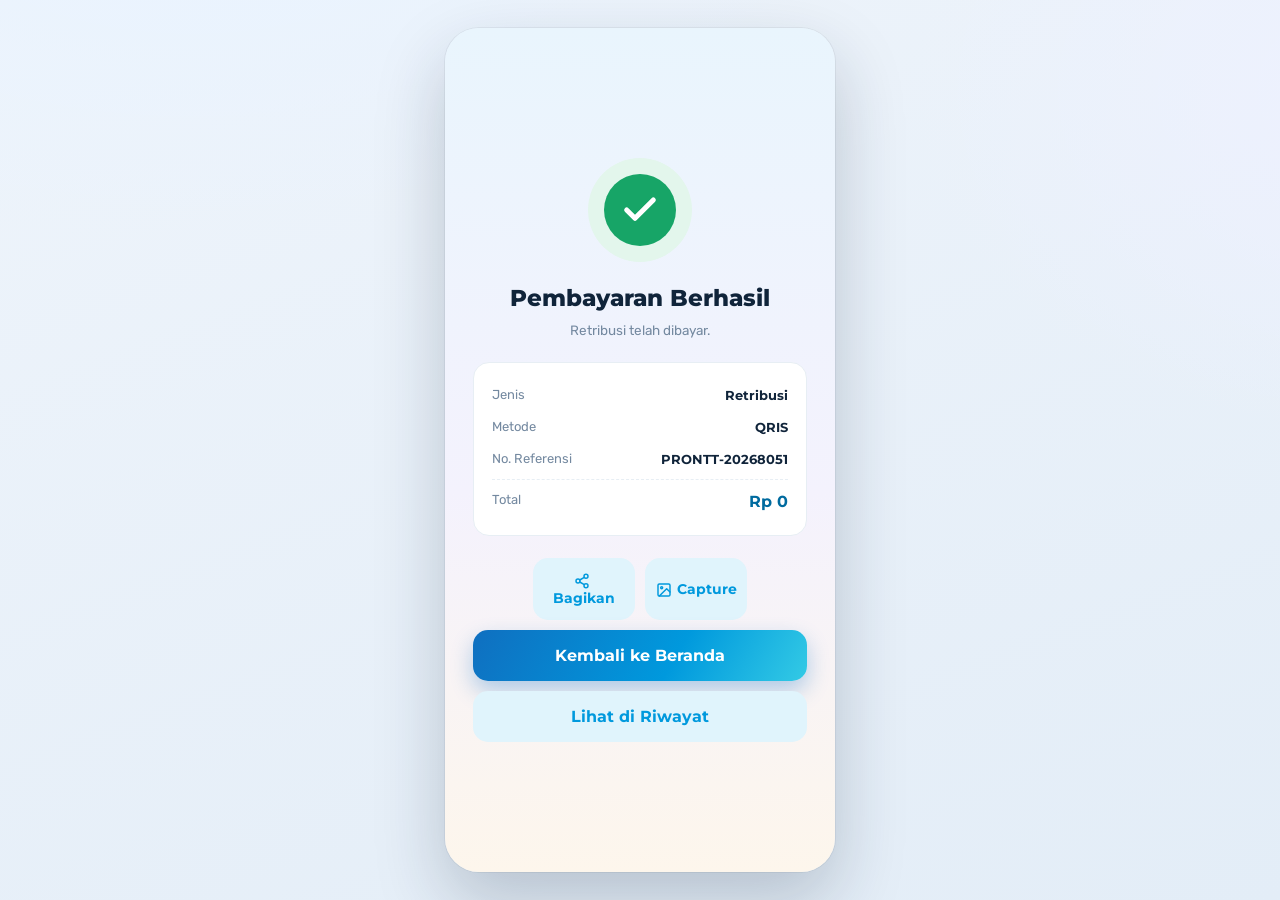
<file: pages/sukses.html>
<!DOCTYPE html>
<html lang="id">
<head>
  <meta charset="UTF-8">
  <meta name="viewport" content="width=device-width, initial-scale=1.0, viewport-fit=cover">
  <link rel="manifest" href="../manifest.webmanifest">
  <meta name="theme-color" content="#0099DD">
  <meta name="mobile-web-app-capable" content="yes">
  <meta name="apple-mobile-web-app-capable" content="yes">
  <meta name="apple-mobile-web-app-status-bar-style" content="default">
  <meta name="apple-mobile-web-app-title" content="PRO NTT">
  <link rel="icon" type="image/png" sizes="32x32" href="../img/icons/favicon-32.png">
  <link rel="apple-touch-icon" href="../img/icons/apple-touch-icon.png">
  <title>Pembayaran Berhasil — PRO NTT</title>
  <link rel="preconnect" href="https://fonts.googleapis.com">
  <link rel="preconnect" href="https://fonts.gstatic.com" crossorigin>
  <link href="https://fonts.googleapis.com/css2?family=Rubik:wght@300;400;500;700&family=Montserrat:wght@300;400;500;600;700;800;900&display=swap" rel="stylesheet">
  <link rel="stylesheet" href="../css/style.css?v=202611211516">
  <style>
    @media print{
      body{background:#fff !important; display:block}
      .screen{position:static !important; opacity:1 !important; visibility:visible !important; transform:none !important}
      .scroll{overflow:visible !important}
      .btn{display:none !important}
      .rc-actions{display:none !important}
      .receipt{border:1px solid #ccc; border-radius:12px; page-break-inside:avoid}
    }
  </style>
</head>
<body>
  <section class="screen active" id="sukses">
    <div class="scroll">
      <div class="check"><div class="inner"><svg viewBox="0 0 24 24" fill="none" stroke="currentColor" stroke-width="3" stroke-linecap="round" stroke-linejoin="round"><path d="M20 6L9 17l-5-5"/></svg></div></div>
      <h2>Pembayaran Berhasil</h2>
      <p id="sukses-sub">Retribusi telah dibayar.</p>
      <div class="receipt">
        <div class="rr"><span class="k">Jenis</span><span class="v" id="rc-jenis">Retribusi</span></div>
        <div class="rr"><span class="k">Metode</span><span class="v" id="rc-metode">QRIS</span></div>
        <div class="rr"><span class="k">No. Referensi</span><span class="v" id="rc-ref">PRONTT-2026021847</span></div>
        <div class="rr" style="border-top:1px dashed var(--line);margin-top:4px;padding-top:12px"><span class="k">Total</span><span class="v" id="rc-total" style="color:var(--blue-700);font-size:16px">Rp 0</span></div>
      </div>
      <div class="rc-actions" style="display:flex;gap:10px;margin-bottom:10px">
        <button class="btn" id="rc-share" style="flex:1;background:var(--blue-50);color:var(--blue-600);font-size:14px;padding:13px 10px" onclick="shareReceipt()">
          <svg style="width:16px;height:16px;vertical-align:middle;margin-right:5px" viewBox="0 0 24 24" fill="none" stroke="currentColor" stroke-width="2.2" stroke-linecap="round" stroke-linejoin="round"><circle cx="18" cy="5" r="3"/><circle cx="6" cy="12" r="3"/><circle cx="18" cy="19" r="3"/><line x1="8.59" y1="13.51" x2="15.42" y2="17.49"/><line x1="15.41" y1="6.51" x2="8.59" y2="10.49"/></svg>Bagikan
        </button>
        <button class="btn" style="flex:1;background:var(--blue-50);color:var(--blue-600);font-size:14px;padding:13px 10px" onclick="captureReceipt()">
          <svg style="width:16px;height:16px;vertical-align:middle;margin-right:5px" viewBox="0 0 24 24" fill="none" stroke="currentColor" stroke-width="2.2" stroke-linecap="round" stroke-linejoin="round"><rect x="3" y="3" width="18" height="18" rx="2"/><circle cx="8.5" cy="8.5" r="1.5"/><polyline points="21 15 16 10 5 21"/></svg>Capture
        </button>
      </div>
      <button class="btn btn-blue" id="rc-back" onclick="location.href='../index.html#dashboard'">Kembali ke Beranda</button>
      <div style="height:10px"></div>
      <button class="btn" style="background:var(--blue-50);color:var(--blue-600)" onclick="location.href='../index.html#riwayat'">Lihat di Riwayat</button>
    </div>
  </section>

  <script src="../js/data-lokal.js?v=202611211516"></script>
  <script src="../js/store.js?v=202611211516"></script>
  <script src="../js/data.js?v=202611211516"></script>
  <script src="../js/shell.js?v=202611211516"></script>
  <script src="../js/retribusi.js?v=202611211516"></script>
<script>if('serviceWorker' in navigator){window.addEventListener('load',function(){navigator.serviceWorker.register('../sw.js');});}</script>
</body>
</html>
</file>
<file: css/style.css>
/* ===== PRO NTT — prototipe presentasi (HTML/CSS/JS terpisah, tanpa login/DB) =====
     Layout: 1 device mockup di tengah, layar berganti via JS.
     Identitas: biru PRO NTT + aksen emas (kuning logo) + heritage komodo. */
  :root{
    --blue-700:#006b9f; --blue-600:#0099DD; --blue-500:#33b5e5; --blue-400:#66c8ed;
    --blue-50:#e0f4fc; --blue-100:#c0e9f7;
    --teal:#33CAE5; --teal-50:rgba(51,202,229,.12);
    --gold:#f6a723; --gold-soft:#fde8c2;
    --green:#17a567; --green-50:#e3f6ec;
    --red:#e5484d; --red-50:#fdecec;
    --ink:#10243a; --ink-2:#395066; --muted:#7489a0; --faint:#9fb1c4;
    --line:#e7eef4; --card:#ffffff; --screen:#f3f7fb;
    --shadow: 0 10px 30px rgba(16,36,58,.10);
    --shadow-sm: 0 2px 10px rgba(16,36,58,.06);
    --r-lg:22px; --r-md:16px; --r-sm:11px;
    --ff-display:'Montserrat', -apple-system, BlinkMacSystemFont, 'Segoe UI', sans-serif;
    --ff-body:'Rubik', -apple-system, BlinkMacSystemFont, 'Segoe UI', sans-serif;
    color-scheme: light;
  }
  *{box-sizing:border-box;margin:0;padding:0}
  [hidden]{display:none !important}
  html,body{height:100%;overflow:hidden}
  body{
    font-family:var(--ff-body); color:var(--ink);
    background:
      radial-gradient(1200px 600px at 15% -10%, #e9f3ff 0%, transparent 55%),
      radial-gradient(1000px 700px at 110% 10%, #eef1ff 0%, transparent 50%),
      linear-gradient(160deg,#eef4fb 0%,#e3edf7 100%);
    display:flex; align-items:center; justify-content:center;
    -webkit-font-smoothing:antialiased;
  }
  .stage{display:flex;align-items:center;justify-content:center;width:100%;height:100vh;height:100dvh}
  .screen-wrap{
    position:relative;
    width:100%; max-width:390px; height:100vh; height:100dvh;
    background:var(--screen); overflow:hidden; overflow:clip;
    display:flex; flex-direction:column;
  }
  .statusbar .dots{display:flex;gap:5px;align-items:center}
  .statusbar .dots svg{width:16px;height:16px}

  /* clip, bukan hidden: layar nonaktif digeser 16px untuk animasi; dengan hidden wadah bisa
     ikut tergulir ke samping sehingga semua isi halaman tampak mepet ke kiri */
  .viewport{position:relative;flex:1;overflow:hidden;overflow:clip}
  .screen{position:absolute;inset:0;display:flex;flex-direction:column;opacity:0;visibility:hidden;
    transform:translateX(16px);transition:opacity .28s ease, transform .28s ease, visibility .28s}
  .screen.active{opacity:1;visibility:visible;transform:none}
  .scroll{flex:1;overflow-y:auto;overflow-x:hidden;-webkit-overflow-scrolling:touch}
  .scroll::-webkit-scrollbar{width:0}

  /* ===== headers ===== */
  .appbar{display:flex;align-items:center;gap:12px;padding:6px 18px 16px}
  .appbar .back{width:38px;height:38px;border-radius:12px;border:none;background:var(--blue-50);color:var(--blue-600);
    display:grid;place-items:center;cursor:pointer;flex:0 0 38px}
  .appbar .back svg{width:20px;height:20px}
  .appbar h1{font-family:var(--ff-display);font-size:19px;font-weight:800;letter-spacing:-.2px}
  .appbar .sub{font-size:12px;color:var(--muted);font-weight:500;margin-top:1px}

  /* brand wordmark */
  .wordmark{font-family:var(--ff-display);font-weight:800;letter-spacing:-.5px;line-height:1;display:inline-flex;align-items:baseline;gap:4px}
  .wordmark .pro{color:var(--blue-600)}
  .wordmark .ntt{color:var(--gold)}
  .shield{width:34px;height:34px;border-radius:9px;background:linear-gradient(150deg,var(--red),#b5121b);
    display:grid;place-items:center;color:#ffd34d;font-family:var(--ff-display);font-weight:900;font-size:9px;box-shadow:var(--shadow-sm)}

  /* ===== SPLASH ===== */
  #splash{background:
      radial-gradient(130% 80% at 50% 0%, #2a8fe0 0%, #1572c7 45%, #0f5fb0 100%);}
  #splash .scroll{display:flex;flex-direction:column;align-items:center;justify-content:space-between;padding:40px 26px 34px;text-align:center}
  .splash-mark{margin-top:36px;display:flex;flex-direction:column;align-items:center;gap:14px}
  .komodo{width:120px;height:120px;border-radius:30px;background:rgba(255,255,255,.14);backdrop-filter:blur(4px);
    display:grid;place-items:center;border:1px solid rgba(255,255,255,.25)}
  .komodo svg{width:74px;height:74px}
  .splash-mark .big{font-family:var(--ff-display);font-weight:800;font-size:44px;color:#fff;letter-spacing:-1px;line-height:.95}
  .splash-mark .big span{color:#ffd54a}
  .splash-mark .tag{color:#dff0ff;font-weight:600;font-size:14px;letter-spacing:.3px}
  .splash-art{flex:1;display:grid;place-items:center;opacity:.5}
  .splash-art svg{width:220px;height:auto}
  .splash-cta{width:100%;display:flex;flex-direction:column;gap:12px}
  .btn{border:none;border-radius:15px;font-family:var(--ff-display);font-weight:700;font-size:16px;padding:16px;cursor:pointer;transition:transform .12s, box-shadow .2s;width:100%}
  .btn:active{transform:scale(.98)}
  .btn-white{background:#fff;color:var(--blue-700);box-shadow:0 8px 20px rgba(0,0,0,.18)}
  .btn-ghost{background:rgba(255,255,255,.16);color:#fff;border:1px solid rgba(255,255,255,.35)}
  .btn-blue{background:linear-gradient(135deg,var(--blue-500),var(--blue-600));color:#fff;box-shadow:0 10px 22px rgba(21,114,199,.32)}
  .btn-blue:disabled{opacity:.45;box-shadow:none;cursor:not-allowed}
  .btn-gold{background:linear-gradient(135deg,#f8b64a,var(--gold));color:#5a3c05;box-shadow:0 10px 22px rgba(246,167,35,.3)}

  /* ===== SPLASH (landing) ===== */
  #splash{background:#0b3d6b}
  .splash{position:absolute;inset:0;display:flex;flex-direction:column}
  .splash-media{position:relative;flex:1;min-height:0;overflow:hidden;background:#dfe9f7}
  .splash-media img{width:100%;height:100%;object-fit:cover;object-position:center top;display:block}
  .splash-fade{position:absolute;inset:0;background:linear-gradient(180deg,rgba(11,61,107,0) 58%,rgba(11,61,107,.28) 100%)}
  .splash-panel{
    position:relative;z-index:2;margin-top:-26px;background:#fff;
    border-radius:26px 26px 0 0;padding:24px 22px calc(20px + env(safe-area-inset-bottom,0px));
    box-shadow:0 -14px 34px rgba(11,61,107,.22);
    animation:splashUp .5s cubic-bezier(.2,.8,.2,1) both;
  }
  @keyframes splashUp{from{transform:translateY(26px);opacity:0}to{transform:none;opacity:1}}
  .splash-eyebrow{display:inline-flex;align-items:center;gap:7px;font-family:var(--ff-display);font-weight:700;
    font-size:10.5px;letter-spacing:1.1px;text-transform:uppercase;color:var(--blue-600);
    background:var(--blue-50);padding:6px 11px;border-radius:999px}
  .splash-eyebrow .dot{width:6px;height:6px;border-radius:50%;background:var(--gold);box-shadow:0 0 0 3px rgba(246,167,35,.18)}
  .splash-title{font-family:var(--ff-display);font-weight:800;font-size:25px;line-height:1.18;letter-spacing:-.5px;color:var(--ink);margin:14px 0 8px}
  .splash-title span{color:var(--blue-600)}
  .splash-desc{font-size:13px;line-height:1.55;color:var(--muted);margin-bottom:20px}
  .splash-cta{display:flex;flex-direction:column;gap:10px}
  .btn-outline{background:#fff;color:var(--blue-700);border:1.5px solid var(--blue-100);font-weight:700}
  .btn-outline:hover{background:var(--blue-50);border-color:var(--blue-400)}
  .splash-note{text-align:center;font-size:10.5px;color:var(--faint);margin-top:14px;letter-spacing:.2px}
  @media (max-height:700px){
    .splash-title{font-size:22px;margin:11px 0 7px}
    .splash-desc{margin-bottom:16px}
    .splash-panel{padding-top:20px}
  }

  /* ===== app header (real app style) ===== */
  .app-header{
    background:#fff; flex:0 0 auto; position:relative;
    border-bottom:3px solid var(--gold);
  }
  .brand{display:flex;align-items:center;justify-content:space-between;gap:12px;padding:12px 18px}
  .brand-name{font-family:var(--ff-display);font-weight:900;font-size:28px;line-height:1;letter-spacing:-.8px;color:var(--blue-600)}
  .brand-name span{color:var(--blue-700)}
  .brand-tag{margin-top:5px;font-size:11px;font-weight:600;letter-spacing:1.2px;text-transform:uppercase;color:var(--muted)}
  .brand-emblem{width:46px;height:46px;object-fit:contain;flex:0 0 46px;mix-blend-mode:multiply}
  .greeting-banner{
    background:var(--teal); color:#fff;
    padding:14px 16px; font-weight:600; font-size:14px;
    margin:0 0 8px;
  }
  /* ===== dashboard main cards ===== */
  .dash-grid{display:flex;flex-wrap:wrap;justify-content:center;gap:0;padding:8px 10px 4px}
  .dash-card{
    width:calc(50% - 12px); margin:6px;
    background:#fff; border:1px solid var(--line); border-radius:var(--r-md);
    padding:20px 10px; display:flex; flex-direction:column; align-items:center; gap:10px;
    cursor:pointer; transition:box-shadow .2s;
  }
  .dash-card:active{box-shadow:var(--shadow)}
  .dash-card.full{width:calc(50% - 12px)}
  .dash-card.center{margin:6px auto}
  .dash-card img{width:80px;height:80px;object-fit:contain}
  .dash-card .dc-label{font-weight:700;font-size:13px;color:var(--blue-600);letter-spacing:.5px;text-align:center}
  /* legacy hero (kept for splash/appbar usage) */
  .hero{background:linear-gradient(135deg,var(--blue-500),var(--blue-700));padding:4px 20px 26px;color:#fff;position:relative;border-radius:0 0 26px 26px}
  .hero .row{display:flex;align-items:center;justify-content:space-between}
  .hero .wordmark .pro{color:#fff}.hero .wordmark .ntt{color:#ffd54a}
  .hero .bell{width:40px;height:40px;border-radius:12px;background:rgba(255,255,255,.16);display:grid;place-items:center;cursor:pointer;position:relative}
  .hero .bell svg{width:20px;height:20px}
  .hero .bell .dot{position:absolute;top:9px;right:10px;width:8px;height:8px;background:var(--gold);border-radius:50%;border:2px solid var(--blue-600)}
  .hello{margin-top:16px}
  .hello .hi{font-size:13px;color:#cfe6fb}
  .hello .name{font-family:var(--ff-display);font-weight:800;font-size:22px;margin-top:2px;letter-spacing:-.3px}
  .hero .pill{display:inline-flex;align-items:center;gap:6px;margin-top:12px;background:rgba(255,255,255,.15);
    padding:7px 12px;border-radius:999px;font-size:12px;font-weight:600}
  .hero .pill svg{width:14px;height:14px}

  /* saldo/info card floating */
  .infocard{margin:-16px 18px 0;background:#fff;border-radius:var(--r-md);box-shadow:var(--shadow);padding:16px 18px;
    display:flex;align-items:center;justify-content:space-between;position:relative;z-index:5}
  .infocard .l .k{font-size:12px;color:var(--muted)}
  .infocard .l .v{font-family:var(--ff-display);font-weight:800;font-size:20px;margin-top:2px}
  .infocard .l .v small{font-size:12px;color:var(--muted);font-weight:600}
  .infocard .scan{background:var(--blue-50);color:var(--blue-600);border:none;border-radius:12px;padding:10px 14px;
    font-family:var(--ff-display);font-weight:700;font-size:12px;display:flex;align-items:center;gap:6px;cursor:pointer}
  .infocard .scan svg{width:16px;height:16px}

  .section{padding:22px 18px 6px}
  .section-title{font-family:var(--ff-display);font-weight:800;font-size:16px;letter-spacing:-.2px;margin-bottom:2px}
  .section-sub{font-size:12px;color:var(--muted);margin-bottom:14px}

  /* main service grid */
  .svc-grid{display:grid;grid-template-columns:1fr 1fr;gap:13px}
  .svc{background:#fff;border:1px solid var(--line);border-radius:var(--r-md);padding:16px 14px;cursor:pointer;
    transition:transform .14s, box-shadow .2s, border-color .2s;display:flex;flex-direction:column;gap:10px}
  .svc:active{transform:scale(.97)}
  .svc:hover{box-shadow:var(--shadow);border-color:var(--blue-100)}
  .svc.span2{grid-column:span 2;flex-direction:row;align-items:center;gap:14px}
  .ic{width:46px;height:46px;border-radius:13px;display:grid;place-items:center;flex:0 0 46px}
  .ic svg{width:25px;height:25px}
  .ic.blue{background:var(--blue-50);color:var(--blue-600)}
  .ic.gold{background:var(--gold-soft);color:#b4740a}
  .ic.green{background:var(--green-50);color:var(--green)}
  .ic.red{background:var(--red-50);color:var(--red)}
  .svc .t{font-family:var(--ff-display);font-weight:700;font-size:14px}
  .svc .d{font-size:11.5px;color:var(--muted);line-height:1.35}

  /* quick actions row */
  .quick{display:flex;gap:10px;overflow-x:auto;padding:4px 2px 2px}
  .quick::-webkit-scrollbar{height:0}
  .qa{flex:0 0 auto;display:flex;flex-direction:column;align-items:center;gap:7px;cursor:pointer;width:72px}
  .qa .ic{width:52px;height:52px}
  .qa span{font-size:11px;color:var(--ink-2);font-weight:600;text-align:center;line-height:1.2}

  /* promo banner */
  .promo{margin:16px 18px 0;border-radius:var(--r-md);padding:18px;color:#fff;position:relative;overflow:hidden;
    background:linear-gradient(120deg,#1572c7,#0f5fb0)}
  .promo .k{font-size:11px;letter-spacing:1px;text-transform:uppercase;color:#bfe0ff;font-weight:700}
  .promo .h{font-family:var(--ff-display);font-weight:800;font-size:17px;margin-top:5px;max-width:200px;line-height:1.25}
  .promo .btn-mini{margin-top:12px;background:#ffd54a;color:#5a3c05;border:none;border-radius:10px;padding:9px 14px;
    font-family:var(--ff-display);font-weight:700;font-size:12px;cursor:pointer}
  .promo .glow{position:absolute;right:-30px;top:-30px;width:140px;height:140px;border-radius:50%;background:rgba(255,255,255,.12)}
  .promo .komo{position:absolute;right:10px;bottom:-14px;width:96px;opacity:.28}

  /* list category (retribusi) */
  .cat{background:#fff;border:1px solid var(--line);border-radius:var(--r-md);padding:16px;margin-bottom:14px}
  .cat .ct{font-family:var(--ff-display);font-weight:800;font-size:13px;letter-spacing:.6px;color:var(--ink-2);
    text-transform:uppercase;margin-bottom:14px;display:flex;align-items:center;gap:8px}
  .cat .ct .bar{width:4px;height:15px;border-radius:3px;background:var(--gold)}
  .cat-grid{display:grid;grid-template-columns:1fr 1fr;gap:12px}
  .citem{display:flex;flex-direction:column;align-items:center;gap:9px;padding:14px 6px;border-radius:13px;cursor:pointer;transition:background .18s}
  .citem:hover{background:var(--blue-50)}
  .citem .ic{width:50px;height:50px}
  .citem span{font-size:12px;font-weight:600;text-align:center;color:var(--ink-2);line-height:1.25}

  /* ===== form ===== */
  .field{margin-bottom:18px}
  .label{font-family:var(--ff-display);font-weight:700;font-size:12px;letter-spacing:.8px;text-transform:uppercase;color:var(--ink-2);margin-bottom:9px;display:block}
  .plate{display:grid;grid-template-columns:72px 1fr 82px;gap:10px}
  .inp{width:100%;border:1.5px solid var(--line);border-radius:13px;padding:15px 16px;font-family:var(--ff-body);
    font-size:16px;font-weight:600;color:var(--ink);background:#fff;transition:border-color .18s, box-shadow .18s;outline:none;text-align:center}
  .inp::placeholder{color:var(--faint);font-weight:500;letter-spacing:1px}
  .inp:focus{border-color:var(--blue-400);box-shadow:0 0 0 4px var(--blue-50)}
  .inp.text-left{text-align:left;letter-spacing:0}
  select.inp{appearance:none;-webkit-appearance:none;cursor:pointer;padding-right:44px;
    background-image:url("data:image/svg+xml;utf8,<svg xmlns='http://www.w3.org/2000/svg' width='16' height='16' viewBox='0 0 24 24' fill='none' stroke='%236b7c8f' stroke-width='2.4' stroke-linecap='round' stroke-linejoin='round'><path d='M6 9l6 6 6-6'/></svg>");
    background-repeat:no-repeat;background-position:right 14px center}
  .hint{font-size:11.5px;color:var(--muted);margin-top:8px;display:flex;gap:6px;align-items:flex-start}
  .hint svg{width:14px;height:14px;flex:0 0 14px;margin-top:1px;color:var(--blue-400)}

  /* ===== result ===== */
  .vehcard{margin:0 0 16px;border-radius:var(--r-md);overflow:hidden;box-shadow:var(--shadow);background:#fff}
  .vehcard .top{background:linear-gradient(135deg,var(--blue-600),var(--blue-700));color:#fff;padding:18px}
  .vehcard .top .plate-badge{display:inline-block;background:#fff;color:var(--ink);font-family:var(--ff-display);font-weight:800;
    font-size:20px;letter-spacing:2px;padding:7px 14px;border-radius:9px;box-shadow:0 3px 0 rgba(0,0,0,.15)}
  .vehcard .top .vname{font-family:var(--ff-display);font-weight:700;font-size:16px;margin-top:12px}
  .vehcard .top .vsub{font-size:12px;color:#cfe6fb;margin-top:2px}
  .vehcard .photo-wrap{position:relative;height:180px;overflow:hidden;background:var(--blue-50)}
  .vehcard .photo-wrap img{width:100%;height:100%;object-fit:cover;display:block}
  .vehcard .photo-credit{position:absolute;right:8px;bottom:7px;font-size:9px;color:#fff;
    background:rgba(11,27,43,.5);padding:3px 7px;border-radius:6px;backdrop-filter:blur(3px)}
  .billphoto{position:relative;height:150px;border-radius:16px;overflow:hidden;background:var(--blue-50);margin-bottom:14px}
  .billphoto img{width:100%;height:100%;object-fit:cover;display:block}
  .billphoto .photo-credit{position:absolute;right:8px;bottom:7px;font-size:9px;color:#fff;
    background:rgba(11,27,43,.5);padding:3px 7px;border-radius:6px;backdrop-filter:blur(3px)}
  .vehcard .rows{padding:6px 18px}
  .rowline{display:flex;justify-content:space-between;align-items:center;padding:13px 0;border-bottom:1px dashed var(--line);font-size:13.5px}
  .rowline:last-child{border-bottom:none}
  .rowline .k{color:var(--ink-2)}
  .rowline .v{font-family:var(--ff-display);font-weight:700;font-variant-numeric:tabular-nums}
  .rowline.muted .v{color:var(--muted);font-weight:600}
  .rowline.denda .v{color:var(--red)}
  .map-link{display:inline-flex;align-items:center;gap:3px;font-family:var(--ff-display);font-weight:800;font-size:9.5px;
    color:var(--blue-700);background:var(--blue-50);padding:3px 6px;border-radius:999px;text-decoration:none;white-space:nowrap}
  .map-link svg{width:9px;height:9px}
  .totalbar{background:var(--blue-50);margin:6px 0 0;padding:16px 18px;display:flex;justify-content:space-between;align-items:center}
  .totalbar .k{font-family:var(--ff-display);font-weight:700;font-size:13px;color:var(--ink-2)}
  .totalbar .v{font-family:var(--ff-display);font-weight:800;font-size:22px;color:var(--blue-700);font-variant-numeric:tabular-nums}
  .statusrow{display:flex;align-items:center;flex-wrap:wrap;gap:8px;margin:0 0 16px}
  .tag{font-size:11px;font-weight:700;padding:6px 11px;border-radius:999px;font-family:var(--ff-display);display:inline-flex;align-items:center;gap:5px}
  .tag.warn{background:var(--red-50);color:var(--red)}
  .tag.info{background:var(--blue-50);color:var(--blue-600)}
  .tag svg{width:13px;height:13px}

  /* ===== riwayat / pesan tabs (real app style) ===== */
  .segment{display:flex;border-radius:0;padding:0;margin:0 0 18px;background:transparent;gap:0}
  .segment button{flex:1;border:none;border-radius:0;padding:12px 10px;font-family:var(--ff-display);
    font-weight:700;font-size:13px;color:var(--muted);cursor:pointer;transition:all .18s;background:var(--screen)}
  .segment button.on{background:var(--blue-600);color:#fff;box-shadow:none}
  .trx{background:#fff;border:1px solid var(--line);border-radius:var(--r-md);padding:15px;margin-bottom:12px;display:flex;gap:13px;align-items:center}
  .trx .ic{width:44px;height:44px}
  .trx .m{flex:1;min-width:0}
  .trx .m .tt{font-family:var(--ff-display);font-weight:700;font-size:14px}
  .trx .m .ts{font-size:11.5px;color:var(--muted);margin-top:3px}
  .trx .r{text-align:right}
  .trx .r .amt{font-family:var(--ff-display);font-weight:800;font-size:14px;font-variant-numeric:tabular-nums}
  .trx .r .st{font-size:10.5px;font-weight:700;margin-top:4px}
  .st.paid{color:var(--green)}.st.pending{color:var(--gold)}
  .empty{text-align:center;padding:50px 20px;color:var(--muted)}
  .empty svg{width:60px;height:60px;color:var(--blue-100);margin-bottom:14px}
  .empty .t{font-family:var(--ff-display);font-weight:700;color:var(--ink-2);font-size:15px}
  .empty .d{font-size:12.5px;margin-top:6px}

  /* ===== akun (real app style) ===== */
  .akun-greeting{background:#28a745;color:#fff;padding:14px 16px;font-weight:700;font-size:14px;margin-bottom:12px}

  /* monitoring retribusi (akun) */
  .mon-card{background:#fff;border-top:1px solid var(--line);border-bottom:1px solid var(--line);margin-bottom:14px}
  .mon-head{background:var(--blue-600);color:#fff;padding:13px 16px;display:flex;justify-content:space-between;align-items:flex-start;gap:8px}
  .mon-title{font-family:var(--ff-display);font-weight:800;font-size:14px;letter-spacing:-.1px}
  .mon-sub{font-size:10.5px;color:#d8f0fb;margin-top:2px}
  .mon-badge{font-family:var(--ff-display);font-weight:800;font-size:9px;letter-spacing:.6px;background:rgba(255,255,255,.18);padding:4px 7px;border-radius:6px;flex:0 0 auto}
  .mon-summary{display:grid;grid-template-columns:repeat(3,1fr);gap:8px;padding:14px 16px 10px}
  .mon-summary .mk{display:block;font-size:9.5px;text-transform:uppercase;letter-spacing:.4px;color:var(--muted);font-weight:700}
  .mon-summary .mv{display:block;font-family:var(--ff-display);font-weight:800;font-size:13px;color:var(--ink);margin-top:3px;font-variant-numeric:tabular-nums}
  .mon-summary .mv.blue{color:var(--blue-700)}
  .mon-summary .mv.green{color:var(--green)}
  .mon-progress{height:7px;background:var(--blue-50);margin:0 16px 14px;border-radius:999px;overflow:hidden}
  .mon-progress span{display:block;height:100%;background:linear-gradient(90deg,var(--blue-500),var(--green));border-radius:999px}
  .mon-table-wrap{padding:0 10px;overflow-x:hidden}
  .mon-table{width:100%;border-collapse:collapse;table-layout:fixed;font-size:9px}
  .mon-table th{font-family:var(--ff-display);font-weight:800;font-size:8px;text-transform:uppercase;letter-spacing:.3px;color:var(--muted);text-align:left;padding:7px 3px;border-bottom:1px solid var(--line)}
  .mon-table td{padding:8px 3px;border-bottom:1px solid var(--line);vertical-align:top;color:var(--ink-2);line-height:1.3}
  .mon-table td:first-child{color:var(--muted);font-weight:600}
  .mon-table td:nth-last-child(-n+3){text-align:right;font-family:var(--ff-display);font-weight:800;white-space:nowrap;font-variant-numeric:tabular-nums}
  .mon-table td:nth-last-child(3){color:var(--ink-2)}
  .mon-table td:nth-last-child(2){color:var(--ink)}
  .mon-table td:last-child{color:var(--blue-700)}
  .mon-table th:nth-last-child(-n+3){text-align:right}
  .mon-table tfoot td{border-bottom:none;padding-top:10px;font-family:var(--ff-display);font-weight:800;color:var(--ink);font-size:9px;letter-spacing:.2px}
  .mon-table tfoot td:first-child{color:var(--ink);text-transform:uppercase}
  .mon-table tfoot td:nth-last-child(3){color:var(--ink)}
  .mon-table tfoot td:nth-last-child(2){color:var(--blue-700)}
  .mon-table tfoot td:last-child{color:var(--green)}
  .mon-export{display:flex;gap:8px;padding:0 16px 10px}
  .mon-export .btn-sm{flex:1;text-align:center}
  .mon-export .btn-sm:last-child{background:#fff3cd;color:#7c5a00;border:1px solid #f0d070}
  .mon-note{font-size:10px;color:var(--muted);padding:0 16px 14px}

  /* grafik realisasi (akun) */
  .chart-card{margin:0 16px 14px;background:#fff;border:1px solid var(--line);border-radius:var(--r-lg);box-shadow:var(--shadow-sm);padding:16px}
  .chart-head{display:flex;align-items:center;justify-content:space-between;gap:12px;margin-bottom:16px}
  .chart-title{font-family:var(--ff-display);font-weight:800;font-size:13.5px;letter-spacing:-.1px}
  .chart-sub{font-size:10.5px;color:var(--muted);margin-top:2px;line-height:1.35}
  .donut{
    width:78px;height:78px;border-radius:50%;flex:0 0 78px;display:grid;place-items:center;
    background:conic-gradient(var(--blue-600) calc(var(--p,0) * 1%), #e9eff5 0);
  }
  .donut-in{width:58px;height:58px;border-radius:50%;background:#fff;display:flex;flex-direction:column;align-items:center;justify-content:center;gap:1px}
  .donut-in b{font-family:var(--ff-display);font-weight:800;font-size:13.5px;color:var(--blue-700);line-height:1;font-variant-numeric:tabular-nums}
  .donut-in span{font-size:8px;letter-spacing:.4px;text-transform:uppercase;color:var(--muted);font-weight:700}
  .chart-bars{display:flex;flex-direction:column;gap:13px}
  .cb-top{display:flex;align-items:baseline;justify-content:space-between;gap:10px}
  .cb-l{font-size:11.5px;font-weight:600;color:var(--ink-2);line-height:1.3}
  .cb-v{font-family:var(--ff-display);font-weight:800;font-size:11.5px;color:var(--blue-700);flex:0 0 auto;font-variant-numeric:tabular-nums}
  .ctrack{height:8px;border-radius:999px;background:#edf2f7;margin-top:6px;overflow:hidden}
  .ctrack span{display:block;height:100%;border-radius:999px;background:linear-gradient(90deg,var(--blue-500),var(--blue-700));transform-origin:left center}
  .cbar:nth-child(2) .ctrack span{background:linear-gradient(90deg,var(--teal),#1b9fc4)}
  .cbar:nth-child(3) .ctrack span{background:linear-gradient(90deg,#f8c14f,var(--gold))}
  #akun.active .ctrack span{animation:barGrow .8s cubic-bezier(.2,.8,.2,1) both}
  #akun.active .cbar:nth-child(2) .ctrack span{animation-delay:.08s}
  #akun.active .cbar:nth-child(3) .ctrack span{animation-delay:.16s}
  @keyframes barGrow{from{transform:scaleX(0)}to{transform:scaleX(1)}}
  .chart-note{font-size:10px;color:var(--faint);margin-top:14px}
  .info-section-head{background:var(--blue-600);color:#fff;padding:12px 16px;font-weight:700;font-size:14px;margin-bottom:0}
  .profile{background:#fff;border:1px solid var(--line);border-radius:var(--r-md);padding:18px;display:flex;align-items:center;gap:14px;margin-bottom:16px}
  .avatar{width:58px;height:58px;border-radius:16px;background:linear-gradient(135deg,var(--blue-400),var(--blue-600));
    display:grid;place-items:center;color:#fff;font-family:var(--ff-display);font-weight:800;font-size:22px}
  .profile .pn{font-family:var(--ff-display);font-weight:800;font-size:17px}
  .profile .pm{font-size:12.5px;color:var(--muted);margin-top:3px}
  .profile .badge{display:inline-flex;align-items:center;gap:5px;margin-top:8px;background:var(--green-50);color:var(--green);
    font-size:11px;font-weight:700;padding:4px 9px;border-radius:999px;font-family:var(--ff-display)}
  .badge svg{width:12px;height:12px}
  .menucard{background:#fff;border:1px solid var(--line);border-radius:var(--r-md);overflow:hidden;margin-bottom:16px}
  .mitem{display:flex;align-items:center;gap:14px;padding:15px 16px;border-bottom:1px solid var(--line);cursor:pointer;transition:background .15s}
  .mitem:last-child{border-bottom:none}.mitem:hover{background:var(--blue-50)}
  .mitem .ic{width:38px;height:38px;border-radius:11px}
  .mitem .ic svg{width:19px;height:19px}
  .mitem .mt{flex:1;font-weight:600;font-size:14px}
  .mitem .ch{color:var(--faint)}.mitem .ch svg{width:18px;height:18px}
  .mitem .mt small{display:block;font-size:10.5px;font-weight:500;color:var(--muted);margin-top:2px;line-height:1.35}

  /* ===== panduan ===== */
  .guide-hero{position:relative;overflow:hidden;background:linear-gradient(135deg,#0f5fb0 0%,#1572c7 55%,#1b8bd4 100%);
    color:#fff;border-radius:var(--r-lg);padding:20px;box-shadow:0 10px 24px rgba(21,114,199,.25);margin-bottom:20px}
  .guide-hero::after{content:'';position:absolute;right:-38px;top:-48px;width:150px;height:150px;border-radius:50%;background:rgba(255,255,255,.08);pointer-events:none}
  .guide-badge{display:inline-block;font-family:var(--ff-display);font-weight:800;font-size:9.5px;letter-spacing:1px;
    color:#fff;background:rgba(255,255,255,.16);border:1px solid rgba(255,255,255,.3);padding:5px 10px;border-radius:999px}
  .guide-hero h2{font-family:var(--ff-display);font-weight:800;font-size:19px;line-height:1.25;letter-spacing:-.3px;margin-top:12px}
  .guide-hero p{font-size:12.5px;line-height:1.6;color:#dff0ff;margin-top:8px;position:relative;z-index:1}
  .guide-chips{display:flex;flex-wrap:wrap;gap:8px;margin:2px 0 14px}

  /* ===== kendaraan saya (samsat) ===== */
  .sec-head{display:flex;align-items:center;justify-content:space-between;gap:10px;margin:2px 0 12px}
  .sec-head .section-title{margin:0}
  .sec-link{font-family:var(--ff-display);font-weight:800;font-size:11px;letter-spacing:.3px;color:var(--blue-600);
    background:var(--blue-50);padding:7px 12px;border-radius:999px;cursor:pointer;transition:background .15s}
  .sec-link:hover{background:var(--blue-100)}
  /* tombol ringkas menuju daftar kendaraan */
  .entry-btn{display:flex;align-items:center;gap:12px;background:#fff;border:1px solid var(--line);
    border-radius:15px;padding:11px 13px;cursor:pointer;box-shadow:var(--shadow-sm);
    transition:transform .14s, box-shadow .2s, border-color .2s}
  .entry-btn:hover{transform:translateY(-1px);box-shadow:var(--shadow);border-color:var(--blue-100)}
  .entry-btn .ic{width:38px;height:38px;border-radius:11px;flex:0 0 38px}
  .entry-btn .ic svg{width:20px;height:20px}
  .entry-btn .eb-txt{flex:1;min-width:0}
  .entry-btn .eb-t{font-family:var(--ff-display);font-weight:800;font-size:13.5px;color:var(--ink)}
  .entry-btn .eb-d{font-size:10.5px;color:var(--muted);margin-top:2px;overflow:hidden;text-overflow:ellipsis;white-space:nowrap}
  .entry-btn .ch{color:var(--faint);flex:0 0 auto}
  .entry-btn .ch svg{width:17px;height:17px}
  /* kartu kendaraan ringkas */
  .kcard{display:flex;align-items:center;gap:11px;background:#fff;border:1px solid var(--line);
    border-radius:13px;padding:10px 12px;margin-bottom:8px;box-shadow:var(--shadow-sm);
    cursor:pointer;transition:transform .14s, box-shadow .2s, border-color .2s}
  .kcard:hover{transform:translateY(-1px);box-shadow:var(--shadow);border-color:var(--blue-100)}
  .kplate{flex:0 0 auto;background:var(--blue-50);color:var(--blue-700);font-family:var(--ff-display);
    font-weight:800;font-size:11.5px;letter-spacing:.8px;padding:6px 9px;border-radius:7px;white-space:nowrap}
  .kcard .km{flex:1;min-width:0}
  .kcard .kt{font-family:var(--ff-display);font-weight:700;font-size:12px;color:var(--ink);
    overflow:hidden;text-overflow:ellipsis;white-space:nowrap}
  .kcard .ks{font-size:10px;color:var(--muted);margin-top:2px}
  .kcard .chip{font-size:9.5px;padding:4px 8px;flex:0 0 auto}
  .link-danger{display:block;margin:14px auto 0;border:none;background:none;color:var(--muted);
    font-family:var(--ff-body);font-size:11px;font-weight:600;text-decoration:underline;cursor:pointer;padding:4px}
  .link-danger:hover{color:var(--red)}
  .note-warn{background:#fff5e0;border:1px solid #f6dfae;color:#8a5a05;border-radius:12px;
    padding:11px 13px;font-size:11.5px;font-weight:600;line-height:1.45;margin-bottom:12px;display:flex;gap:8px}
  .note-warn::before{content:'!';flex:0 0 16px;height:16px;border-radius:50%;background:var(--gold);color:#fff;
    display:grid;place-items:center;font-family:var(--ff-display);font-weight:800;font-size:10px;margin-top:1px}
  .form-error{background:var(--red-50);border:1px solid #f5c2c4;color:var(--red);border-radius:10px;
    padding:10px 12px;font-size:11.5px;font-weight:600;margin-top:4px}

  /* ===== bottom nav (real app menubar style) ===== */
  .tabbar{flex:0 0 auto;background:#f5f7fa;border-top:1px solid #d2d8dd;display:flex;padding:10px 8px 10px;position:relative;z-index:88}
  .tab{flex:1;display:flex;flex-direction:column;align-items:center;gap:3px;border:none;background:none;cursor:pointer;
    color:var(--muted);font-family:var(--ff-body);font-weight:500;font-size:11px;transition:color .18s;padding:4px 2px;
    border-right:1px solid #d2d8dd}
  .tab:last-child{border-right:none}
  .tab img{width:32px;height:32px;object-fit:contain;opacity:.85;mix-blend-mode:multiply;border-radius:50%;clip-path:circle(46%)}
  .tab.on{color:var(--blue-600)}
  .tab.on img{opacity:1}

  /* ===== payment sheet ===== */
  .sheet-mask{position:absolute;inset:0;background:rgba:transparent;background:rgba(9,22,38,.5);opacity:0;visibility:hidden;
    transition:opacity .3s, visibility .3s;z-index:70}
  .sheet-mask.show{opacity:1;visibility:visible}
  .sheet{position:absolute;left:0;right:0;bottom:0;background:#fff;border-radius:26px 26px 0 0;padding:10px 20px 26px;
    transform:translateY(100%);transition:transform .32s cubic-bezier(.2,.8,.2,1);max-height:82%;overflow-y:auto}
  .sheet-mask.show .sheet{transform:none}
  .grab{width:44px;height:5px;background:var(--line);border-radius:999px;margin:4px auto 14px}
  .sheet h3{font-family:var(--ff-display);font-weight:800;font-size:17px;margin-bottom:4px}
  .sheet .ssub{font-size:12.5px;color:var(--muted);margin-bottom:16px}
  .paytotal{background:var(--blue-50);border-radius:14px;padding:14px 16px;display:flex;justify-content:space-between;align-items:center;margin-bottom:18px}
  .paytotal .k{font-size:12px;color:var(--ink-2);font-weight:600}
  .paytotal .v{font-family:var(--ff-display);font-weight:800;font-size:20px;color:var(--blue-700)}
  .paygroup{font-family:var(--ff-display);font-weight:700;font-size:12px;letter-spacing:.5px;text-transform:uppercase;color:var(--muted);margin:16px 0 10px}
  .pm{display:flex;align-items:center;gap:13px;padding:13px;border:1.5px solid var(--line);border-radius:13px;margin-bottom:10px;cursor:pointer;transition:all .16s}
  .pm:hover{border-color:var(--blue-200,#bcdcf8)}
  .pm.sel{border-color:var(--blue-500);background:var(--blue-50)}
  .pm .logo{width:42px;height:42px;border-radius:10px;display:grid;place-items:center;font-family:var(--ff-display);font-weight:800;font-size:12px;color:#fff;flex:0 0 42px}
  .pm .pmn{flex:1;font-weight:700;font-size:13.5px}
  .pm .pmd{font-size:11px;color:var(--muted);font-weight:500}
  .pm .radio{width:21px;height:21px;border-radius:50%;border:2px solid var(--line);flex:0 0 21px;display:grid;place-items:center}
  .pm.sel .radio{border-color:var(--blue-500)}
  .pm.sel .radio::after{content:"";width:11px;height:11px;border-radius:50%;background:var(--blue-500)}

  /* success */
  #sukses .scroll{display:flex;flex-direction:column;align-items:center;justify-content:center;text-align:center;padding:30px 28px}
  .check{width:104px;height:104px;border-radius:50%;background:var(--green-50);display:grid;place-items:center;margin-bottom:22px;animation:pop .45s ease}
  .check .inner{width:72px;height:72px;border-radius:50%;background:var(--green);display:grid;place-items:center}
  .check svg{width:40px;height:40px;color:#fff}
  @keyframes pop{0%{transform:scale(.6);opacity:0}100%{transform:scale(1);opacity:1}}
  #sukses h2{font-family:var(--ff-display);font-weight:800;font-size:23px}
  #sukses p{color:var(--muted);font-size:13.5px;margin-top:8px;line-height:1.5}
  .receipt{width:100%;background:#fff;border:1px solid var(--line);border-radius:var(--r-md);padding:16px 18px;margin:22px 0;text-align:left}
  .receipt .rr{display:flex;justify-content:space-between;padding:8px 0;font-size:13px}
  .receipt .rr .k{color:var(--muted)} .receipt .rr .v{font-weight:700;font-family:var(--ff-display)}

  .rd-step{width:30px;height:30px;border-radius:9px;border:1.5px solid var(--line);background:#fff;color:var(--blue-600);
    font-size:18px;font-weight:700;cursor:pointer;display:grid;place-items:center;line-height:1}
  .rd-step:active{background:var(--blue-50)}
  .rd-ic-svg{width:26px;height:26px}
  .pad{height:14px}
  .footer-cta{padding:14px 18px calc(16px + env(safe-area-inset-bottom,0px));background:#fff;border-top:1px solid var(--line)}

  @media (max-width:420px){
    .screen-wrap{border-radius:0}
  }
  /* desktop: tampilkan sebagai mockup ponsel di tengah */
  @media (min-width:561px){
    .stage{padding:20px}
    .screen-wrap{
      height:min(844px, calc(100dvh - 40px));
      border-radius:34px;
      box-shadow:0 30px 70px rgba(16,36,58,.22), 0 0 0 1px rgba(16,36,58,.06);
    }
  }

  /* ===== kartu daftar item ===== */
  .filterbar{display:flex;flex-direction:column;gap:10px;margin-bottom:14px}
  .filters{display:flex;gap:8px;overflow-x:auto;scrollbar-width:none;padding-bottom:2px}
  .filters::-webkit-scrollbar{display:none}
  .filters .fchip{flex:0 0 auto;white-space:nowrap}
  .fchip{border:1px solid var(--line);background:#fff;color:var(--ink-2);border-radius:999px;padding:7px 13px;
    font-family:var(--ff-display);font-weight:700;font-size:11.5px;cursor:pointer;transition:all .15s}
  .fchip:hover{border-color:var(--blue-400)}
  .fchip.on{background:var(--blue-600);border-color:var(--blue-600);color:#fff}
  .fcount{font-size:11.5px;color:var(--muted);font-weight:600;margin-top:2px}
  .ilist{display:flex;flex-direction:column;gap:10px}
  .icard{display:flex;align-items:stretch;width:100%;border:none;padding:0;text-align:left;background:#fff;border-radius:var(--r-md);
    box-shadow:var(--shadow-sm);overflow:hidden;cursor:pointer;font-family:var(--ff-body);transition:transform .12s, box-shadow .2s}
  .icard:active{transform:scale(.985)}
  .icard.dis .iimg{filter:grayscale(.5);opacity:.85}
  .iimg{position:relative;flex:0 0 88px;width:88px;min-height:88px;overflow:hidden}
  .iimg svg{position:absolute;inset:0;width:100%;height:100%}
  .iimg img{position:absolute;inset:0;width:100%;height:100%;object-fit:cover;display:block}
  .itag{display:block;font-size:10.5px;font-weight:700;letter-spacing:.2px;color:var(--blue-600);margin-bottom:2px;
    white-space:nowrap;overflow:hidden;text-overflow:ellipsis}
  .ibody{flex:1;min-width:0;padding:10px 12px}
  .itop{display:flex;align-items:center;justify-content:space-between;gap:6px}
  .itop .itag{margin-bottom:0;min-width:0}
  .itop .istok{flex:0 0 auto}
  .ifoot .chip{flex:0 0 auto;font-size:10px;padding:3px 8px}
  .ich{font-size:20px;line-height:1;color:var(--muted)}
  .iname{font-family:var(--ff-display);font-weight:800;font-size:14px;color:var(--ink);letter-spacing:-.2px;
    white-space:nowrap;overflow:hidden;text-overflow:ellipsis}
  .isub{font-size:11.5px;color:var(--muted);margin-top:2px;white-space:nowrap;overflow:hidden;text-overflow:ellipsis}
  .istat{display:flex;align-items:center;justify-content:space-between;gap:6px;margin-top:6px}
  .istok{font-size:11px;color:var(--muted);font-weight:600}
  .ifoot{display:flex;align-items:center;justify-content:space-between;gap:6px;margin-top:8px}
  .iprice{font-family:var(--ff-display);font-weight:800;font-size:13.5px;color:var(--blue-600);white-space:nowrap;min-width:0;overflow:hidden;text-overflow:ellipsis}
  .iprice span{font-size:10px;font-weight:500;color:var(--muted)}
  .ibtn{background:var(--blue-50);color:var(--blue-600);font-family:var(--ff-display);font-weight:700;font-size:11.5px;padding:6px 10px;border-radius:9px;white-space:nowrap}

  /* ===== chip status aset ===== */
  .chip{display:inline-flex;align-items:center;gap:5px;font-family:var(--ff-display);font-weight:700;font-size:10.5px;padding:5px 10px;border-radius:999px;white-space:nowrap}
  .chip.tersedia{background:var(--green-50);color:var(--green)}
  .chip.proses{background:var(--gold-soft);color:#8a5a05}
  .chip.disewa{background:var(--blue-50);color:var(--blue-600)}
  .chip.tidak{background:var(--red-50);color:var(--red)}

  /* ===== lampiran & riwayat aset ===== */
  .docrow{display:flex;align-items:center;gap:11px;background:#fff;border:1px solid var(--line);border-radius:12px;padding:10px 12px;margin-bottom:9px;text-decoration:none;color:inherit}
  .docrow:hover{border-color:#b9d4ee}
  .docrow .ic{width:34px;height:34px;border-radius:9px;background:var(--blue-50);color:var(--blue-600);display:grid;place-items:center;flex:0 0 34px}
  .docrow .ic svg{width:17px;height:17px}
  .docrow .dn{flex:1;font-size:12.5px;font-weight:600;color:var(--ink)}
  .docrow .dn small{display:block;font-size:10.5px;color:var(--muted);font-weight:500;margin-top:1px}
  .docrow .pdf{font-size:9.5px;font-weight:700;color:var(--muted);border:1px solid var(--line);padding:3px 7px;border-radius:6px;font-family:var(--ff-display);letter-spacing:.4px}
  .flowcard{background:#fff;border:1px solid var(--line);border-radius:var(--r-md);padding:14px;margin-top:14px}
  .flowcard .ft{font-family:var(--ff-display);font-weight:800;font-size:13px;color:var(--ink)}
  .flowcard .fd{font-size:11.5px;color:var(--muted);line-height:1.5;margin-top:3px}
  .flowsteps{display:flex;align-items:flex-start;gap:3px;margin-top:13px}
  .flowsteps .fs{flex:1;text-align:center;min-width:0}
  .flowsteps .n{width:24px;height:24px;border-radius:50%;background:var(--blue-50);color:var(--blue-700);display:grid;place-items:center;margin:0 auto 5px;font-family:var(--ff-display);font-weight:800;font-size:11px;border:1px solid #cfe2f5}
  .flowsteps .l{display:block;font-size:9.5px;line-height:1.25;color:var(--ink-2);font-weight:600}
  .flowsteps .fl{height:2px;background:#dbeaf7;margin-top:11px;flex:0 0 8px;border-radius:2px}
  .docbox{background:#fff;border:1px solid var(--line);border-radius:var(--r-md);padding:14px;margin:14px 0 16px}
  .docbox .dt{font-family:var(--ff-display);font-weight:800;font-size:13px;color:var(--ink)}
  .docbox .dd{font-size:11.5px;color:var(--muted);margin-top:3px;line-height:1.5}
  .docbox .docrow{margin:10px 0 0}
  .upload{display:flex;align-items:center;gap:11px;border:1.5px dashed #b9d4ee;background:var(--blue-50);border-radius:12px;padding:11px 12px;margin-top:10px;cursor:pointer}
  .upload .uic{width:34px;height:34px;border-radius:9px;background:#fff;color:var(--blue-600);display:grid;place-items:center;flex:0 0 34px}
  .upload .uic svg{width:18px;height:18px}
  .upload .ut{display:block;font-size:12.5px;font-weight:700;color:var(--ink);line-height:1.35}
  .upload .ud{display:block;font-size:10.5px;color:var(--muted);margin-top:1px}
  .upload .ubtn{margin-left:auto;font-family:var(--ff-display);font-weight:700;font-size:11px;color:var(--blue-700);background:#fff;border:1px solid #cfe2f5;padding:7px 10px;border-radius:8px;flex:0 0 auto}
  .berkas{display:flex;align-items:center;gap:8px;background:var(--blue-50);border-radius:9px;padding:8px 10px;margin-top:9px;font-size:11px;color:var(--ink-2)}
  .berkas svg{width:15px;height:15px;color:var(--blue-600);flex:0 0 15px}
  .berkas span{flex:1;min-width:0;overflow:hidden;text-overflow:ellipsis;white-space:nowrap;font-weight:600}
  .berkas button,.berkas a{border:0;background:#fff;color:var(--blue-700);font-family:var(--ff-display);font-weight:700;font-size:10.5px;padding:5px 8px;border-radius:7px;cursor:pointer;text-decoration:none;flex:0 0 auto}
  .hist{background:#fff;border:1px solid var(--line);border-radius:12px;padding:11px 13px;margin-bottom:9px}
  .hist .h1{display:flex;justify-content:space-between;align-items:center;gap:8px;font-family:var(--ff-display);font-weight:700;font-size:12.5px;color:var(--ink)}
  .hist .hstat{font-size:10px;font-weight:700;color:var(--muted);letter-spacing:.3px;text-transform:uppercase}
  .hist .h2{font-size:11px;color:var(--muted);margin-top:4px;line-height:1.5}
  .hist .h2 b{color:var(--ink-2);font-weight:600}

  /* ===== tombol kecil & catatan ===== */
  .btn-sm{border:none;border-radius:9px;padding:9px 12px;font-family:var(--ff-display);font-weight:700;font-size:11.5px;cursor:pointer;background:var(--blue-50);color:var(--blue-600);white-space:nowrap}
  .btn-sm.gold{background:var(--gold);color:#5a3c05}
  .note-ok{background:var(--green-50);color:var(--green);border:1px solid #bfe9d4;border-radius:12px;
    padding:11px 13px;font-size:12px;font-weight:600;margin-bottom:12px}

  /* ===== permohonan ===== */
  .approw{background:#fff;border:1px solid var(--line);border-radius:var(--r-md);padding:14px;margin-bottom:11px}
  .approw .ar1{display:flex;justify-content:space-between;align-items:flex-start;gap:8px}
  .approw .aid{font-family:var(--ff-display);font-weight:800;font-size:11.5px;color:var(--blue-600);letter-spacing:.4px}
  .approw .anm{font-family:var(--ff-display);font-weight:700;font-size:13px;margin-top:3px;line-height:1.35}
  .approw .ameta{font-size:11.5px;color:var(--muted);margin-top:6px;line-height:1.55}
  .approw .afoot{display:flex;justify-content:space-between;align-items:center;margin-top:11px;gap:8px}
  .approw .anilai{font-family:var(--ff-display);font-weight:800;font-size:13px;color:var(--ink);font-variant-numeric:tabular-nums}
  .wa-follow{display:flex;align-items:center;gap:11px;background:#e9f9f0;border:1px solid #bfe9d4;border-radius:12px;padding:11px 12px;margin-top:11px}
  .wa-follow .wb{flex:1;min-width:0}
  .wa-follow .wi{width:34px;height:34px;border-radius:10px;background:#25d366;color:#fff;display:grid;place-items:center;flex:0 0 34px}
  .wa-follow .wi svg{width:19px;height:19px}
  .wa-follow .wt{font-family:var(--ff-display);font-weight:800;font-size:11.5px;color:#0f7a48}
  .wa-follow .wd{font-size:11px;color:var(--ink-2);margin-top:2px;line-height:1.45}
  .wa-follow .wn{font-family:var(--ff-display);font-weight:800;font-size:12px;color:#0f7a48;letter-spacing:.2px}
  .wa-follow .wbtn{margin-left:auto;background:#25d366;color:#fff;border-radius:9px;padding:9px 11px;
    font-family:var(--ff-display);font-weight:700;font-size:11px;text-decoration:none;white-space:nowrap;flex:0 0 auto}
  .inp.inp-err{border-color:#e5484d;background:#fff5f5}
  .label .req{color:#e5484d}
  .pf-err{background:#fff1f1;border:1px solid #f5c2c4;color:#b3261e;border-radius:12px;padding:10px 12px;font-size:12.5px;margin-bottom:10px}
  .pf-asli{background:#fff;border:1px solid var(--line);border-radius:var(--r-md);padding:13px 14px;margin-bottom:16px}
  .pf-asli .an{font-family:var(--ff-display);font-weight:700;font-size:14px;color:var(--ink)}
  .pf-asli .ak{font-size:11.5px;color:var(--muted);margin-top:3px}
  .pf-asli .at{font-family:var(--ff-display);font-weight:800;font-size:16px;color:var(--blue-600);margin-top:8px}

  /* ===== rincian pembayaran (retribusi non-sewa) ===== */
  .billcard{background:#fff;border:1px solid var(--line);border-radius:var(--r-md);padding:6px 14px;margin-bottom:16px;box-shadow:var(--shadow-sm)}
  .billrow{display:flex;align-items:flex-start;justify-content:space-between;gap:14px;padding:11px 0;border-bottom:1px dashed var(--line)}
  .billrow:last-child{border-bottom:none}
  .billrow .bk{font-family:var(--ff-display);font-weight:700;font-size:10.5px;letter-spacing:.7px;color:var(--muted);text-transform:uppercase;padding-top:2px;flex:0 0 auto}
  .billrow .bv{display:flex;align-items:center;gap:7px;text-align:right;font-size:13px;font-weight:600;color:var(--ink);min-width:0}
  .billrow .bv .num{font-variant-numeric:tabular-nums;letter-spacing:.2px;word-break:break-all}
  .billrow.big .bv{font-family:var(--ff-display);font-weight:800;font-size:16px;color:var(--blue-700)}
  .billrow.copied .copybtn{color:var(--green);background:var(--green-50);border-color:#bfe9d4}
  .copybtn{flex:0 0 auto;width:26px;height:26px;border-radius:7px;border:1px solid var(--line);background:#fff;color:var(--muted);
    display:grid;place-items:center;cursor:pointer;transition:color .15s, background .15s, border-color .15s}
  .copybtn svg{width:13px;height:13px}
  .copybtn:active{transform:scale(.92)}
  .wajib{background:var(--blue-50);border:1px solid var(--blue-100);border-radius:var(--r-md);padding:14px 16px 8px}
  .wajib .wt{font-family:var(--ff-display);font-weight:800;font-size:11px;letter-spacing:.8px;color:var(--blue-700);margin-bottom:9px}
  .wajib ol{margin:0 0 6px;padding-left:17px}
  .wajib li{font-size:12px;line-height:1.65;color:var(--ink-2);margin-bottom:7px}
  .wajib li::marker{color:var(--blue-500);font-weight:700}
  .btn:disabled{opacity:.55;cursor:not-allowed;box-shadow:none}

  /* ===== penyempurnaan tampilan ===== */
  .app-header{box-shadow:0 1px 0 var(--line)}
  .page-title{font-family:var(--ff-display);font-weight:800;font-size:20px;letter-spacing:-.3px;color:var(--ink);padding:18px 18px 12px}

  .welcome,.profile-card{
    margin:16px 16px 4px;padding:16px;border-radius:var(--r-lg);color:#fff;
    background:linear-gradient(135deg,#0f5fb0 0%,#1572c7 55%,#1b8bd4 100%);
    display:flex;align-items:center;gap:14px;position:relative;overflow:hidden;
    box-shadow:0 10px 24px rgba(21,114,199,.25);
  }
  .profile-card{margin-top:0}
  .welcome::after,.profile-card::after{content:'';position:absolute;right:-34px;top:-44px;width:140px;height:140px;border-radius:50%;background:rgba(255,255,255,.08);pointer-events:none}
  .welcome-avatar{width:48px;height:48px;flex:0 0 48px;border-radius:14px;display:grid;place-items:center;
    background:rgba(255,255,255,.18);border:1px solid rgba(255,255,255,.28);font-family:var(--ff-display);font-weight:800;font-size:16px;letter-spacing:.5px}
  .welcome-k{font-size:12px;color:rgba(255,255,255,.78)}
  .welcome-n{font-family:var(--ff-display);font-weight:800;font-size:17px;letter-spacing:-.2px;margin-top:2px}
  .profile-card .welcome-k{margin-top:3px}

  .dash-head{font-family:var(--ff-display);font-weight:700;font-size:12px;letter-spacing:.7px;text-transform:uppercase;color:var(--muted);padding:20px 18px 10px}
  .dash-grid{display:grid;grid-template-columns:1fr 1fr;gap:12px;padding:0 16px}
  .dash-grid + .dash-grid{margin-top:12px}
  .dash-card{width:auto;margin:0;border-radius:18px;padding:18px 12px 16px;gap:6px;box-shadow:var(--shadow-sm);transition:transform .15s, box-shadow .2s}
  .dash-card:hover{transform:translateY(-2px);box-shadow:var(--shadow)}
  .dash-card img{width:64px;height:64px;margin-bottom:4px}
  .dash-card .dc-label{font-family:var(--ff-display);font-weight:800;color:var(--blue-700);letter-spacing:.6px}
  .dc-sub{font-size:11px;color:var(--muted);text-align:center;line-height:1.3}
  .dash-card.center,.dash-card.full{margin:0}
  .dash-grid > .dash-card:only-child{grid-column:span 2;justify-self:center;width:calc(50% - 6px)}
  .dash-card.wide{grid-column:span 2;flex-direction:row;justify-content:flex-start;gap:14px;padding:14px 16px}
  .dash-card.wide img{width:46px;height:46px;margin:0}
  .dash-card.wide .dc-label,.dash-card.wide .dc-sub{text-align:left}

  .segment{margin:2px 16px 6px;padding:4px;gap:4px;background:#e6edf4;border-radius:14px}
  .segment button{border-radius:11px;padding:10px 6px;background:transparent;color:var(--ink-2);font-size:12.5px}
  .segment button.on{background:#fff;color:var(--blue-700);box-shadow:0 2px 8px rgba(16,36,58,.10)}

  .trx{border-radius:16px;padding:14px;margin-bottom:10px;box-shadow:var(--shadow-sm)}
  .trx .m .tt{font-size:13.5px;line-height:1.3}
  .trx .m .ts{line-height:1.4}
  .trx .r{flex:0 0 auto}
  .trx .r .amt{font-size:13.5px;white-space:nowrap}
  .trx .r .st{display:inline-block;margin-top:6px;padding:3px 8px;border-radius:999px;font-size:10px}
  .st.paid{background:var(--green-50)}
  .st.pending{background:#fff4e0;color:#b4740a}

  .empty{background:#fff;border:1px dashed var(--blue-100);border-radius:var(--r-md);padding:36px 20px}

  .cat{border-radius:18px;box-shadow:var(--shadow-sm)}
  .citem img{transition:transform .18s}
  .citem:hover img{transform:scale(1.05)}

  .mon-card{margin:14px 16px;border:1px solid var(--line);border-radius:var(--r-lg);overflow:hidden;box-shadow:var(--shadow-sm)}
  .mon-head{background:linear-gradient(135deg,#1572c7,var(--blue-600))}
  .akun-menu{margin:0 16px 16px;box-shadow:var(--shadow-sm)}
  .akun-logout{padding:4px 16px 8px}
  .btn-logout{background:#fff;color:var(--red);border:1.5px solid #f5c2c4;font-size:15px;padding:14px}
  .btn-logout:hover{background:var(--red-50)}

  .tabbar{background:#fff;border-top:1px solid var(--line);padding:8px 6px 10px;box-shadow:0 -4px 16px rgba(16,36,58,.05)}
  .tab{border-right:none;font-weight:600;font-size:10.5px;padding:4px 2px 2px}
  .tab img{width:28px;height:28px}
  .tab.on{color:var(--blue-700)}

  /* ===== tema berwarna: biru NTT + aksen emas, tiap kategori punya warna sendiri ===== */
  :root{
    --c-blue:#0099DD;  --c-blue-50:#e3f4fd;
    --c-green:#16a36a; --c-green-50:#e2f6ec;
    --c-orange:#f08a24;--c-orange-50:#fff0e0;
    --c-pink:#e2508a;  --c-pink-50:#fde8f0;
    --c-purple:#7c5ce0;--c-purple-50:#efeafd;
    --c-teal:#12a5a5;  --c-teal-50:#ddf5f4;
  }
  .screen-wrap{background:linear-gradient(180deg,#e9f5fd 0%,#f4f2fd 55%,#fdf6ec 100%)}
  .screen:not(#splash){background:transparent}

  /* header utama: pita biru bergradasi */
  .app-header{background:linear-gradient(120deg,#0b4f96 0%,#0f6fc0 45%,#0099DD 80%,#33CAE5 100%);
    border-bottom:3px solid var(--gold);box-shadow:0 6px 18px rgba(11,79,150,.22)}
  .app-header::after{content:'';position:absolute;right:-40px;bottom:-60px;width:150px;height:150px;border-radius:50%;
    background:radial-gradient(circle,rgba(255,213,74,.22),rgba(255,213,74,0) 70%);pointer-events:none}
  .app-header{overflow:hidden}
  .brand-name{color:#fff}
  .brand-name span{color:#ffd54a}
  .brand-tag{color:rgba(255,255,255,.82)}
  .brand-emblem{mix-blend-mode:normal;background:#fff;border-radius:50%;padding:3px;box-shadow:0 2px 8px rgba(0,0,0,.18);position:relative;z-index:1}
  .page-title{background:linear-gradient(90deg,#0b4f96,#0099DD 60%,#7c5ce0);-webkit-background-clip:text;background-clip:text;color:transparent}

  /* kartu sambutan */
  .welcome,.profile-card{background:linear-gradient(130deg,#0b4f96 0%,#0f6fc0 40%,#0099DD 75%,#2bc0d9 100%)}
  .welcome::before,.profile-card::before{content:'';position:absolute;left:-30px;bottom:-50px;width:120px;height:120px;border-radius:50%;
    background:rgba(255,213,74,.22);pointer-events:none}
  .welcome-avatar{background:linear-gradient(135deg,#ffd54a,#f6a723);color:#5a3c05;border-color:rgba(255,255,255,.5)}

  /* kartu layanan beranda: warna per kartu */
  .dash-head{color:var(--ink-2)}
  .dash-card{--acc:var(--c-blue);--acc-50:var(--c-blue-50);
    background:linear-gradient(165deg,var(--acc-50) 0%,#fff 72%);border:1px solid var(--acc-50)}
  .dash-grid > .dash-card:nth-child(2){--acc:var(--c-orange);--acc-50:var(--c-orange-50)}
  .dash-grid > .dash-card:nth-child(3){--acc:var(--c-green);--acc-50:var(--c-green-50)}
  .dash-grid > .dash-card:nth-child(4){--acc:var(--c-purple);--acc-50:var(--c-purple-50)}
  .dash-card .dc-label{color:var(--acc)}
  .dash-card.wide{background:linear-gradient(90deg,var(--acc-50) 0%,#fff 70%)}

  /* kategori retribusi: warna per kelompok */
  .cat{--acc:var(--c-blue);--acc-50:var(--c-blue-50);border:1px solid var(--acc-50);
    background:linear-gradient(180deg,var(--acc-50) 0px,#fff 64px)}
  .cat:nth-of-type(2){--acc:var(--c-green);--acc-50:var(--c-green-50)}
  .cat:nth-of-type(3){--acc:var(--c-pink);--acc-50:var(--c-pink-50)}
  .cat:nth-of-type(4){--acc:var(--c-purple);--acc-50:var(--c-purple-50)}
  .cat:nth-of-type(5){--acc:var(--c-orange);--acc-50:var(--c-orange-50)}
  .cat .ct{color:var(--acc)}
  .cat .ct .bar{background:var(--acc)}
  .citem{background:var(--acc-50);border:1px solid transparent}
  .citem:hover{background:#fff;border-color:var(--acc)}

  /* appbar halaman dalam */
  .appbar .back{background:linear-gradient(135deg,#0f6fc0,#0099DD);color:#fff;box-shadow:0 4px 12px rgba(15,111,192,.28)}
  .appbar h1{color:#0b4f96}

  /* daftar item & filter */
  .fchip.on{background:linear-gradient(135deg,#0f6fc0,#0099DD);border-color:transparent;box-shadow:0 4px 10px rgba(15,111,192,.25)}
  .itag{display:inline-block;max-width:100%;background:var(--c-blue-50);color:#0b6fb0;padding:1px 7px;border-radius:999px}
  .menucard{border:1px solid var(--c-orange-50);background:linear-gradient(90deg,var(--c-orange-50) 0%,#fff 75%)}
  .menucard .ic.blue{background:linear-gradient(135deg,#f6a723,#f08a24);color:#fff}

  /* tombol utama */
  .btn-blue{background:linear-gradient(120deg,#0f6fc0 0%,#0099DD 60%,#33CAE5 100%)}

  /* tab bar */
  .tab.on{color:#0f6fc0;position:relative}
  .tab.on::before{content:'';position:absolute;top:-8px;left:50%;transform:translateX(-50%);width:26px;height:3px;border-radius:0 0 3px 3px;
    background:linear-gradient(90deg,#0099DD,#f6a723)}

  /* ===== ikon SVG berwarna (pengganti gambar PNG/JPG berlatar kotak) ===== */
  .gi{--g2:#0f6fc0;display:grid;place-items:center;width:52px;height:52px;flex:0 0 auto;color:var(--g2);background:none}
  .gi svg{width:44px;height:44px;fill:none;stroke:currentColor;stroke-width:1.7;stroke-linecap:round;stroke-linejoin:round}
  .g-blue{--g1:#4cc3f0;--g2:#0f6fc0}
  .g-green{--g1:#4ed39a;--g2:#0e9160}
  .g-orange{--g1:#ffc34d;--g2:#ee7a16}
  .g-pink{--g1:#ff8fb8;--g2:#d63c7a}
  .g-purple{--g1:#a98bff;--g2:#6343d6}
  .g-teal{--g1:#4fdcd0;--g2:#0f9393}
  .g-red{--g1:#ff9a8a;--g2:#e0453a}
  .citem .gi{color:var(--g2);transition:transform .18s}
  .citem:hover .gi{transform:scale(1.06)}
  .dash-card .gi{width:60px;height:60px;margin-bottom:4px}
  .dash-card .gi svg{width:52px;height:52px}
  .dash-card.wide .gi{width:44px;height:44px;margin:0}
  .dash-card.wide .gi svg{width:36px;height:36px}

  /* ikon tab bar */
  .tab .ti{width:28px;height:28px;fill:none;stroke:var(--faint);stroke-width:1.9;stroke-linecap:round;stroke-linejoin:round;transition:stroke .15s}
  .tab.on .ti{stroke:#0f6fc0;fill:rgba(0,153,221,.14)}
  .tab:hover .ti{stroke:#0f6fc0}

  /* ===== tampilan HP: aplikasi layar penuh, tanpa bingkai perangkat ===== */
  @media (max-width:560px){
    html,body{height:100%;overflow:hidden}
    body{display:block;padding:0;background:var(--screen)}
    .stage{display:block;width:100%;height:100vh;height:100dvh;gap:0}
    .screen-wrap{height:100%;border-radius:0;max-width:none}
    .screen{padding-top:env(safe-area-inset-top,0px)}
    .tabbar{padding-bottom:calc(10px + env(safe-area-inset-bottom,0px))}
    .sheet{padding-bottom:calc(26px + env(safe-area-inset-bottom,0px))}
  }
</file>
